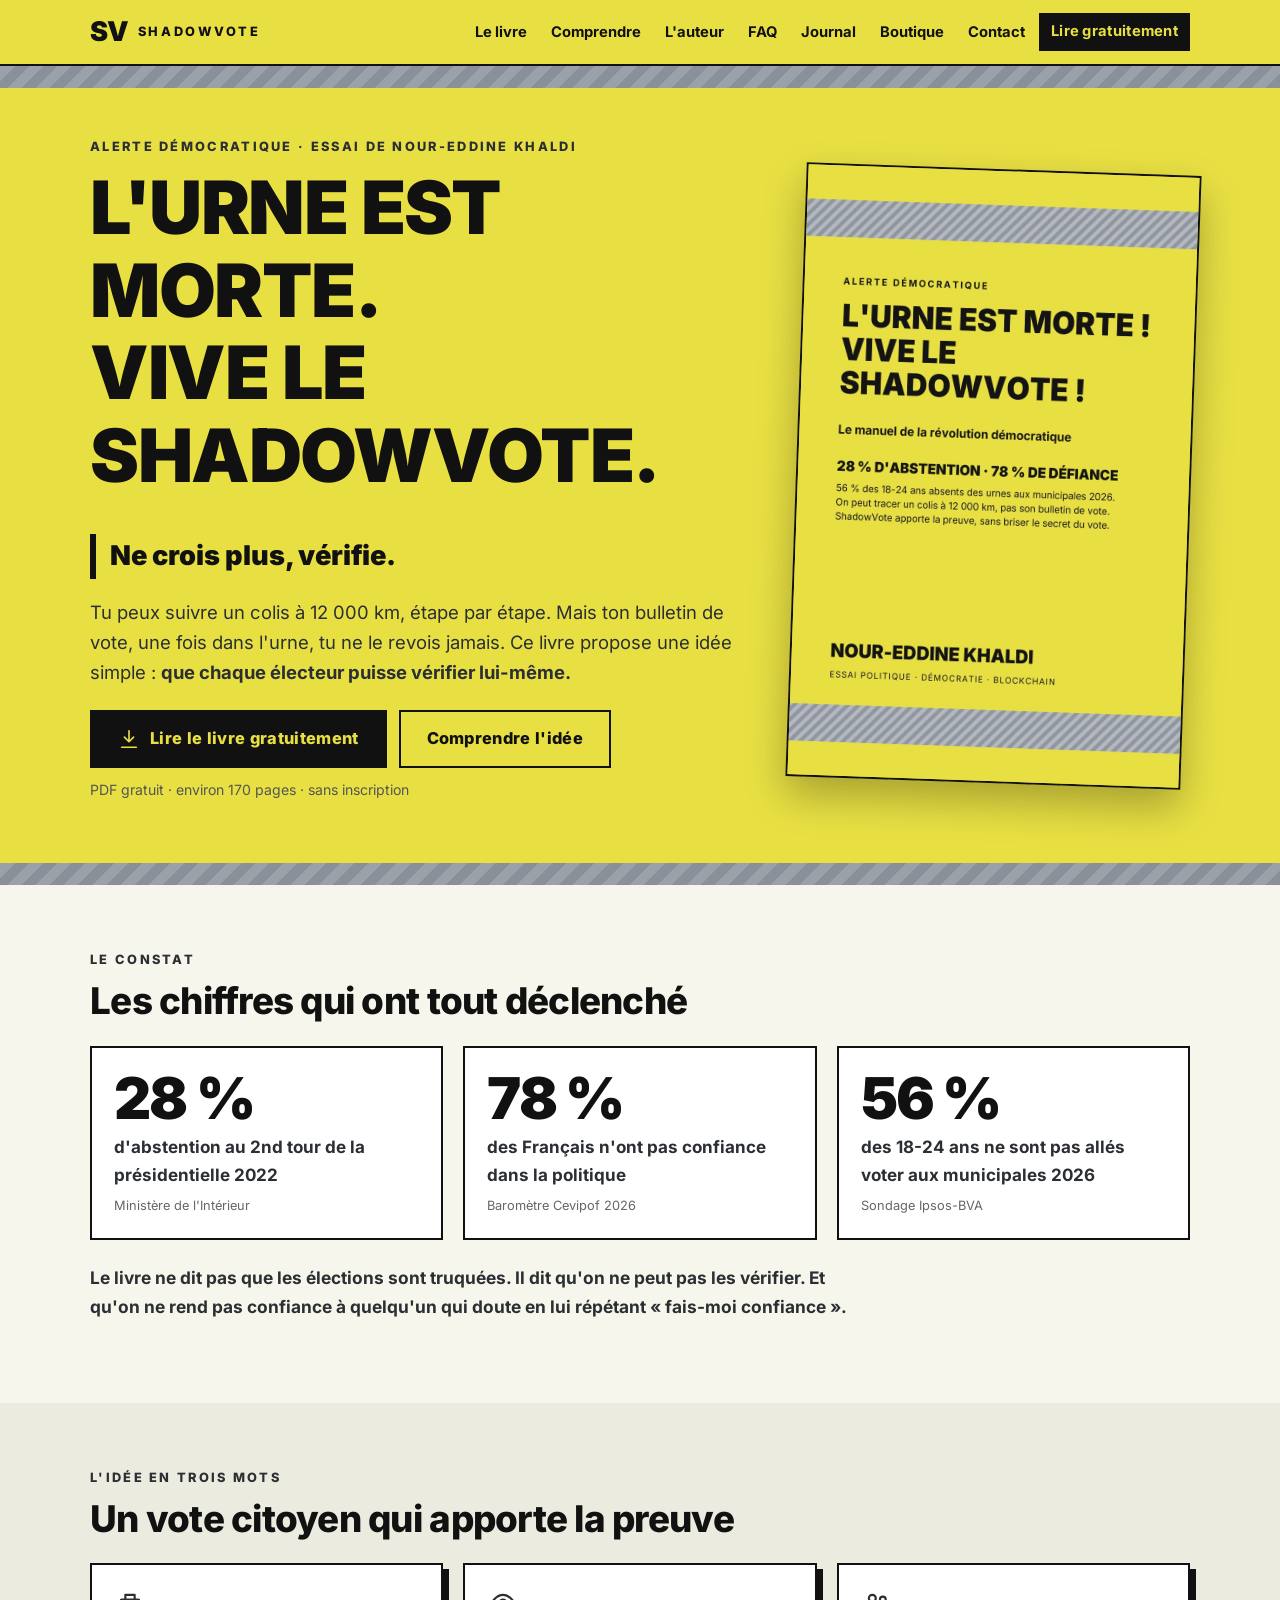
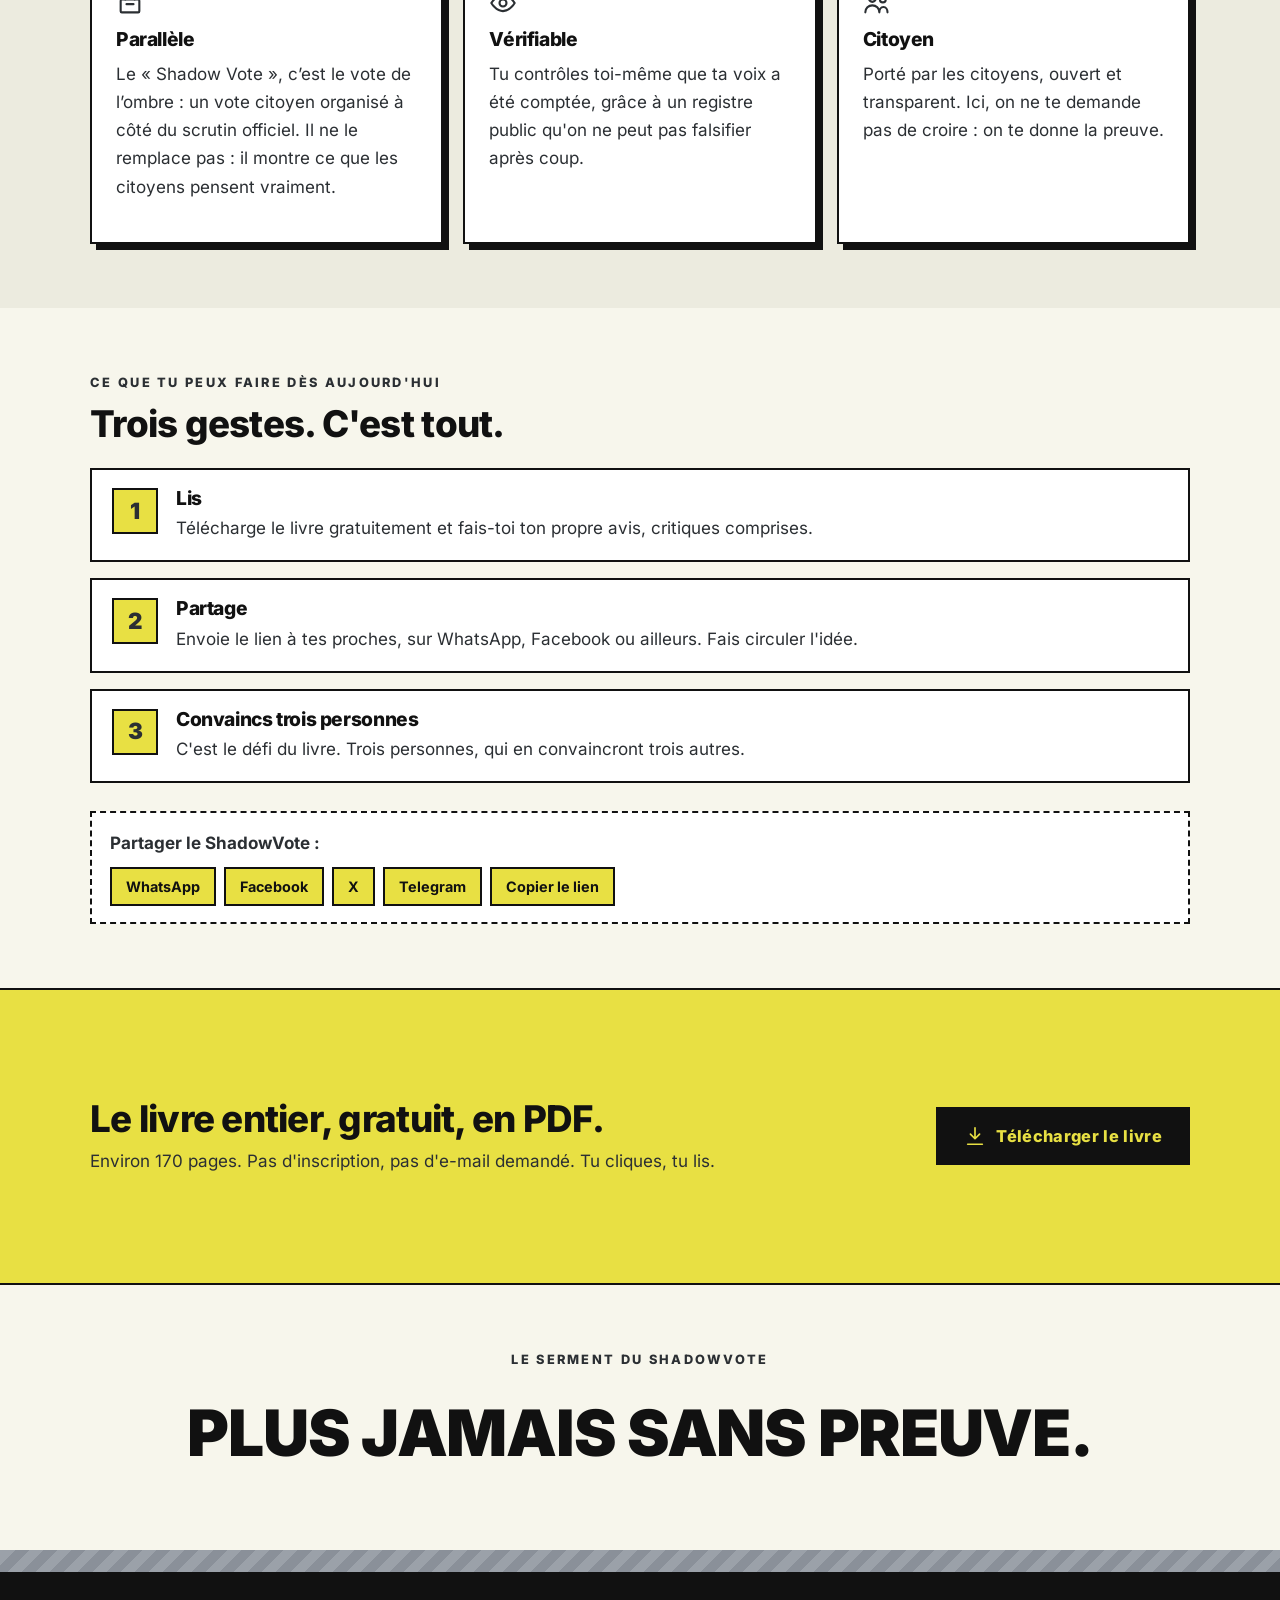
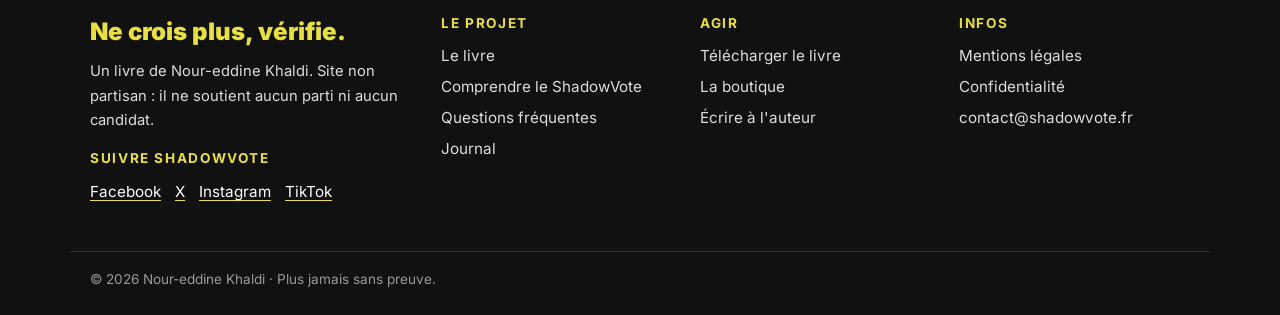
<file: index.html>
<!doctype html>
<html lang="fr">
<head><meta name="google-site-verification" content="Q9QRlzHfOyx9lFaROuGQgBjQpmWNwuAfc9IKGr8sAGU">
<meta charset="utf-8">
<meta name="viewport" content="width=device-width, initial-scale=1">
<meta name="color-scheme" content="only light">
<title>ShadowVote (Shadow Vote) · L&#x27;urne est morte ! Vive le ShadowVote !</title>
<meta name="description" content="Le livre gratuit de Nour-eddine Khaldi : un vote citoyen parallèle (« Shadow Vote »), vérifiable par chacun grâce à la blockchain. Ne crois plus, vérifie.">
<link rel="canonical" href="https://www.shadowvote.fr/">
<meta name="theme-color" content="#E8E043">
<meta property="og:type" content="website"><meta property="og:locale" content="fr_FR"><meta property="og:site_name" content="ShadowVote">
<meta property="og:title" content="ShadowVote · L&#x27;urne est morte ! Vive le ShadowVote !"><meta property="og:description" content="Le livre gratuit de Nour-eddine Khaldi : un vote citoyen parallèle (« Shadow Vote »), vérifiable par chacun grâce à la blockchain. Ne crois plus, vérifie.">
<meta property="og:url" content="https://www.shadowvote.fr/"><meta property="og:image" content="https://www.shadowvote.fr/og.png"><meta property="og:image:width" content="1200"><meta property="og:image:height" content="630">
<meta name="twitter:card" content="summary_large_image"><meta name="twitter:title" content="ShadowVote · L&#x27;urne est morte ! Vive le ShadowVote !"><meta name="twitter:description" content="Le livre gratuit de Nour-eddine Khaldi : un vote citoyen parallèle (« Shadow Vote »), vérifiable par chacun grâce à la blockchain. Ne crois plus, vérifie."><meta name="twitter:image" content="https://www.shadowvote.fr/og.png">
<link rel="icon" href="/favicon.svg" type="image/svg+xml"><link rel="apple-touch-icon" href="/apple-touch-icon.png">
<link rel="preload" href="/fonts/inter-latin-800-normal.woff2" as="font" type="font/woff2" crossorigin>
<link rel="preload" href="/fonts/inter-latin-400-normal.woff2" as="font" type="font/woff2" crossorigin>
<link rel="stylesheet" href="/style.css">
<script type="application/ld+json">{"@context": "https://schema.org", "@type": "Book", "alternateName": ["Shadow Vote", "ShadowVote"], "name": "L'urne est morte ! Vive le ShadowVote !", "author": {"@type": "Person", "name": "Nour-eddine Khaldi"}, "inLanguage": "fr", "numberOfPages": 169, "isAccessibleForFree": true, "image": "https://www.shadowvote.fr/img/couverture.jpg", "url": "https://www.shadowvote.fr", "bookFormat": "https://schema.org/EBook"}</script>
</head>
<body>
<a class="sauter" href="#contenu">Aller au contenu</a>
<header class="entete"><div class="wrap entete-in"><a class="logo" href="/" aria-label="ShadowVote, accueil"><span class="logo-sv">SV</span><span class="logo-txt">SHADOWVOTE</span></a>
<button class="burger" aria-label="Ouvrir le menu" aria-expanded="false" aria-controls="menu"><span></span><span></span><span></span></button>
<nav id="menu" class="menu" aria-label="Menu principal"><a href="/le-livre">Le livre</a><a href="/comprendre">Comprendre</a><a href="/auteur">L'auteur</a><a href="/faq">FAQ</a><a href="/journal">Journal</a><a href="/boutique">Boutique</a><a href="/contact">Contact</a><a class="btn btn-noir btn-sm" href="/telecharger/ShadowVote-Nour-eddine-Khaldi.pdf" download>Lire gratuitement</a></nav></div></header>
<main id="contenu">

<section class="heros"><div class="bande" aria-hidden="true"></div><div class="wrap heros-in">
<div class="heros-txt">
<p class="surtitre">Alerte démocratique · Essai de Nour-eddine Khaldi</p>
<h1>L'urne est morte.<br>Vive le ShadowVote.</h1>
<p class="slogan">Ne crois plus, vérifie.</p>
<p class="chapo">Tu peux suivre un colis à 12 000 km, étape par étape. Mais ton bulletin de vote, une fois dans l'urne, tu ne le revois jamais. Ce livre propose une idée simple : <b>que chaque électeur puisse vérifier lui-même.</b></p>
<div class="actions"><a class="btn btn-noir btn-lg" href="/telecharger/ShadowVote-Nour-eddine-Khaldi.pdf" download><svg class="ico" width="22" height="22" viewBox="0 0 24 24" fill="none" stroke="currentColor" stroke-width="1.8" stroke-linecap="round" stroke-linejoin="round" aria-hidden="true"><path d="M12 3v12M7 10l5 5 5-5M4 21h16"/></svg> Lire le livre gratuitement</a><a class="btn btn-ligne btn-lg" href="/comprendre">Comprendre l'idée</a></div>
<p class="petit">PDF gratuit · environ 170 pages · sans inscription</p>
</div>
<div class="heros-couv"><img src="/img/couverture.jpg" width="900" height="1406" alt="Couverture du livre L'urne est morte ! Vive le ShadowVote ! de Nour-eddine Khaldi" fetchpriority="high"></div>
</div><div class="bande" aria-hidden="true"></div></section>

<section class="bloc"><div class="wrap">
<p class="surtitre">Le constat</p>
<h2>Les chiffres qui ont tout déclenché</h2>
<div class="chiffres">
<div class="chiffre"><b>28 %</b><span>d'abstention au 2nd tour de la présidentielle 2022</span><small>Ministère de l'Intérieur</small></div>
<div class="chiffre"><b>78 %</b><span>des Français n'ont pas confiance dans la politique</span><small>Baromètre Cevipof 2026</small></div>
<div class="chiffre"><b>56 %</b><span>des 18-24 ans ne sont pas allés voter aux municipales 2026</span><small>Sondage Ipsos-BVA</small></div>
</div>
<p class="note">Le livre ne dit pas que les élections sont truquées. Il dit qu'on ne peut pas les vérifier. Et qu'on ne rend pas confiance à quelqu'un qui doute en lui répétant « fais-moi confiance ».</p>
</div></section>

<section class="bloc bloc-gris"><div class="wrap">
<p class="surtitre">L'idée en trois mots</p>
<h2>Un vote citoyen qui apporte la preuve</h2>
<div class="trois">
<div class="carte"><svg class="ico" width="28" height="28" viewBox="0 0 24 24" fill="none" stroke="currentColor" stroke-width="1.8" stroke-linecap="round" stroke-linejoin="round" aria-hidden="true"><rect x="4" y="9" width="16" height="11" rx="1"/><path d="M8 9V5h8v4M9 13h6"/></svg><h3>Parallèle</h3><p>Le « Shadow Vote », c’est le vote de l’ombre : un vote citoyen organisé à côté du scrutin officiel. Il ne le remplace pas : il montre ce que les citoyens pensent vraiment.</p></div>
<div class="carte"><svg class="ico" width="28" height="28" viewBox="0 0 24 24" fill="none" stroke="currentColor" stroke-width="1.8" stroke-linecap="round" stroke-linejoin="round" aria-hidden="true"><path d="M2 12s4-7 10-7 10 7 10 7-4 7-10 7S2 12 2 12z"/><circle cx="12" cy="12" r="3"/></svg><h3>Vérifiable</h3><p>Tu contrôles toi-même que ta voix a été comptée, grâce à un registre public qu'on ne peut pas falsifier après coup.</p></div>
<div class="carte"><svg class="ico" width="28" height="28" viewBox="0 0 24 24" fill="none" stroke="currentColor" stroke-width="1.8" stroke-linecap="round" stroke-linejoin="round" aria-hidden="true"><circle cx="8" cy="8" r="3"/><circle cx="17" cy="9" r="2.5"/><path d="M2 20c0-3.5 2.7-6 6-6s6 2.5 6 6M14 20c0-2.6 1.4-4.6 3.5-4.6S21 17.4 21 20"/></svg><h3>Citoyen</h3><p>Porté par les citoyens, ouvert et transparent. Ici, on ne te demande pas de croire : on te donne la preuve.</p></div>
</div></div></section>

<section class="bloc"><div class="wrap">
<p class="surtitre">Ce que tu peux faire dès aujourd'hui</p>
<h2>Trois gestes. C'est tout.</h2>
<ol class="etapes">
<li><span>1</span><div><h3>Lis</h3><p>Télécharge le livre gratuitement et fais-toi ton propre avis, critiques comprises.</p></div></li>
<li><span>2</span><div><h3>Partage</h3><p>Envoie le lien à tes proches, sur WhatsApp, Facebook ou ailleurs. Fais circuler l'idée.</p></div></li>
<li><span>3</span><div><h3>Convaincs trois personnes</h3><p>C'est le défi du livre. Trois personnes, qui en convaincront trois autres.</p></div></li>
</ol>
<div class="partage" data-partage><p><b>Partager le ShadowVote :</b></p><div class="partage-btns">
<a class="pbtn" data-reseau="whatsapp" href="#">WhatsApp</a><a class="pbtn" data-reseau="facebook" href="#">Facebook</a><a class="pbtn" data-reseau="x" href="#">X</a><a class="pbtn" data-reseau="telegram" href="#">Telegram</a><button class="pbtn" data-reseau="copier" type="button">Copier le lien</button></div></div>
</div></section>
<section class="bloc bloc-jaune"><div class="wrap cta">
<div><h2>Le livre entier, gratuit, en PDF.</h2><p>Environ 170 pages. Pas d'inscription, pas d'e-mail demandé. Tu cliques, tu lis.</p></div>
<a class="btn btn-noir btn-lg" href="/telecharger/ShadowVote-Nour-eddine-Khaldi.pdf" download><svg class="ico" width="22" height="22" viewBox="0 0 24 24" fill="none" stroke="currentColor" stroke-width="1.8" stroke-linecap="round" stroke-linejoin="round" aria-hidden="true"><path d="M12 3v12M7 10l5 5 5-5M4 21h16"/></svg> Télécharger le livre</a></div></section>
<section class="bloc"><div class="wrap serment"><p class="surtitre">Le serment du ShadowVote</p><p class="serment-txt">Plus jamais sans preuve.</p></div></section>

</main>
<footer class="pied"><div class="bande" aria-hidden="true"></div><div class="wrap pied-in">
<div><div class="pied-slogan">Ne crois plus, vérifie.</div><p>Un livre de Nour-eddine Khaldi. Site non partisan : il ne soutient aucun parti ni aucun candidat.</p><p class="reseaux"><b>Suivre ShadowVote</b><a href="https://www.facebook.com/profile.php?id=61595764570837" rel="me noopener" target="_blank">Facebook</a><a href="https://x.com/ShadowVoteFR" rel="me noopener" target="_blank">X</a><a href="https://www.instagram.com/shadowvote.fr/" rel="me noopener" target="_blank">Instagram</a><a href="https://www.tiktok.com/@shadowvote.fr" rel="me noopener" target="_blank">TikTok</a></p></div>
<div><b>Le projet</b><a href="/le-livre">Le livre</a><a href="/comprendre">Comprendre le ShadowVote</a><a href="/faq">Questions fréquentes</a><a href="/journal">Journal</a></div>
<div><b>Agir</b><a href="/telecharger/ShadowVote-Nour-eddine-Khaldi.pdf" download>Télécharger le livre</a><a href="/boutique">La boutique</a><a href="/contact">Écrire à l'auteur</a></div>
<div><b>Infos</b><a href="/mentions-legales">Mentions légales</a><a href="/confidentialite">Confidentialité</a><a href="mailto:contact@shadowvote.fr">contact@shadowvote.fr</a></div>
</div><div class="wrap pied-bas">© 2026 Nour-eddine Khaldi · Plus jamais sans preuve.</div></footer>
<script src="/app.js" defer></script>
</body>
</html>
</file>
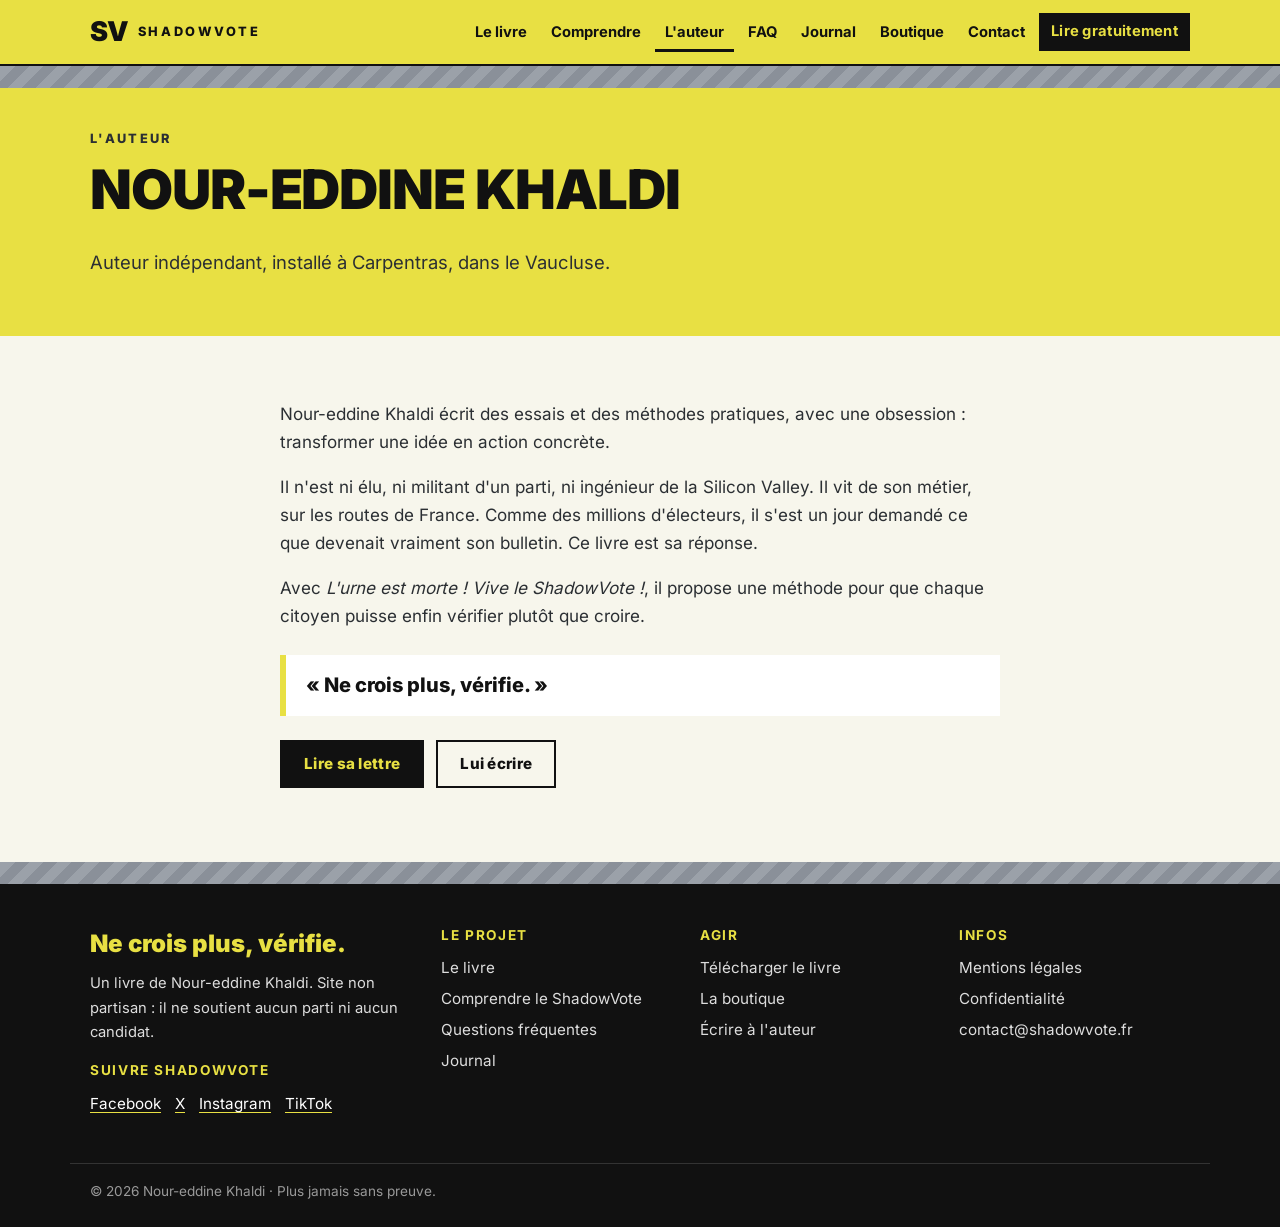
<file: auteur.html>
<!doctype html>
<html lang="fr">
<head>
<meta charset="utf-8">
<meta name="viewport" content="width=device-width, initial-scale=1">
<meta name="color-scheme" content="only light">
<title>L&#x27;auteur, Nour-eddine Khaldi · ShadowVote</title>
<meta name="description" content="Nour-eddine Khaldi, auteur indépendant à Carpentras, ni élu ni militant : pourquoi il a écrit le ShadowVote.">
<link rel="canonical" href="https://www.shadowvote.fr/auteur">
<meta name="theme-color" content="#E8E043">
<meta property="og:type" content="website"><meta property="og:locale" content="fr_FR"><meta property="og:site_name" content="ShadowVote">
<meta property="og:title" content="L&#x27;auteur, Nour-eddine Khaldi · ShadowVote"><meta property="og:description" content="Nour-eddine Khaldi, auteur indépendant à Carpentras, ni élu ni militant : pourquoi il a écrit le ShadowVote.">
<meta property="og:url" content="https://www.shadowvote.fr/auteur"><meta property="og:image" content="https://www.shadowvote.fr/og.png"><meta property="og:image:width" content="1200"><meta property="og:image:height" content="630">
<meta name="twitter:card" content="summary_large_image"><meta name="twitter:title" content="L&#x27;auteur, Nour-eddine Khaldi · ShadowVote"><meta name="twitter:description" content="Nour-eddine Khaldi, auteur indépendant à Carpentras, ni élu ni militant : pourquoi il a écrit le ShadowVote."><meta name="twitter:image" content="https://www.shadowvote.fr/og.png">
<link rel="icon" href="/favicon.svg" type="image/svg+xml"><link rel="apple-touch-icon" href="/apple-touch-icon.png">
<link rel="preload" href="/fonts/inter-latin-800-normal.woff2" as="font" type="font/woff2" crossorigin>
<link rel="preload" href="/fonts/inter-latin-400-normal.woff2" as="font" type="font/woff2" crossorigin>
<link rel="stylesheet" href="/style.css">
<script type="application/ld+json">{"@context": "https://schema.org", "@type": "Person", "name": "Nour-eddine Khaldi", "jobTitle": "Auteur", "address": {"@type": "PostalAddress", "addressLocality": "Carpentras", "addressCountry": "FR"}}</script>
</head>
<body>
<a class="sauter" href="#contenu">Aller au contenu</a>
<header class="entete"><div class="wrap entete-in"><a class="logo" href="/" aria-label="ShadowVote, accueil"><span class="logo-sv">SV</span><span class="logo-txt">SHADOWVOTE</span></a>
<button class="burger" aria-label="Ouvrir le menu" aria-expanded="false" aria-controls="menu"><span></span><span></span><span></span></button>
<nav id="menu" class="menu" aria-label="Menu principal"><a href="/le-livre">Le livre</a><a href="/comprendre">Comprendre</a><a href="/auteur" aria-current="page">L'auteur</a><a href="/faq">FAQ</a><a href="/journal">Journal</a><a href="/boutique">Boutique</a><a href="/contact">Contact</a><a class="btn btn-noir btn-sm" href="/telecharger/ShadowVote-Nour-eddine-Khaldi.pdf" download>Lire gratuitement</a></nav></div></header>
<main id="contenu">

<section class="titre-page"><div class="bande" aria-hidden="true"></div><div class="wrap"><p class="surtitre">L'auteur</p><h1>Nour-eddine Khaldi</h1><p class="chapo">Auteur indépendant, installé à Carpentras, dans le Vaucluse.</p></div></section>
<section class="bloc"><div class="wrap etroit texte">
<p>Nour-eddine Khaldi écrit des essais et des méthodes pratiques, avec une obsession : transformer une idée en action concrète.</p>
<p>Il n'est ni élu, ni militant d'un parti, ni ingénieur de la Silicon Valley. Il vit de son métier, sur les routes de France. Comme des millions d'électeurs, il s'est un jour demandé ce que devenait vraiment son bulletin. Ce livre est sa réponse.</p>
<p>Avec <i>L'urne est morte ! Vive le ShadowVote !</i>, il propose une méthode pour que chaque citoyen puisse enfin vérifier plutôt que croire.</p>
<blockquote>« Ne crois plus, vérifie. »</blockquote>
<div class="actions"><a class="btn btn-noir" href="/journal/pourquoi-ce-livre">Lire sa lettre</a><a class="btn btn-ligne" href="/contact">Lui écrire</a></div>
</div></section>

</main>
<footer class="pied"><div class="bande" aria-hidden="true"></div><div class="wrap pied-in">
<div><div class="pied-slogan">Ne crois plus, vérifie.</div><p>Un livre de Nour-eddine Khaldi. Site non partisan : il ne soutient aucun parti ni aucun candidat.</p><p class="reseaux"><b>Suivre ShadowVote</b><a href="https://www.facebook.com/profile.php?id=61595764570837" rel="me noopener" target="_blank">Facebook</a><a href="https://x.com/ShadowVoteFR" rel="me noopener" target="_blank">X</a><a href="https://www.instagram.com/shadowvote.fr/" rel="me noopener" target="_blank">Instagram</a><a href="https://www.tiktok.com/@shadowvote.fr" rel="me noopener" target="_blank">TikTok</a></p></div>
<div><b>Le projet</b><a href="/le-livre">Le livre</a><a href="/comprendre">Comprendre le ShadowVote</a><a href="/faq">Questions fréquentes</a><a href="/journal">Journal</a></div>
<div><b>Agir</b><a href="/telecharger/ShadowVote-Nour-eddine-Khaldi.pdf" download>Télécharger le livre</a><a href="/boutique">La boutique</a><a href="/contact">Écrire à l'auteur</a></div>
<div><b>Infos</b><a href="/mentions-legales">Mentions légales</a><a href="/confidentialite">Confidentialité</a><a href="mailto:contact@shadowvote.fr">contact@shadowvote.fr</a></div>
</div><div class="wrap pied-bas">© 2026 Nour-eddine Khaldi · Plus jamais sans preuve.</div></footer>
<script src="/app.js" defer></script>
</body>
</html>
</file>
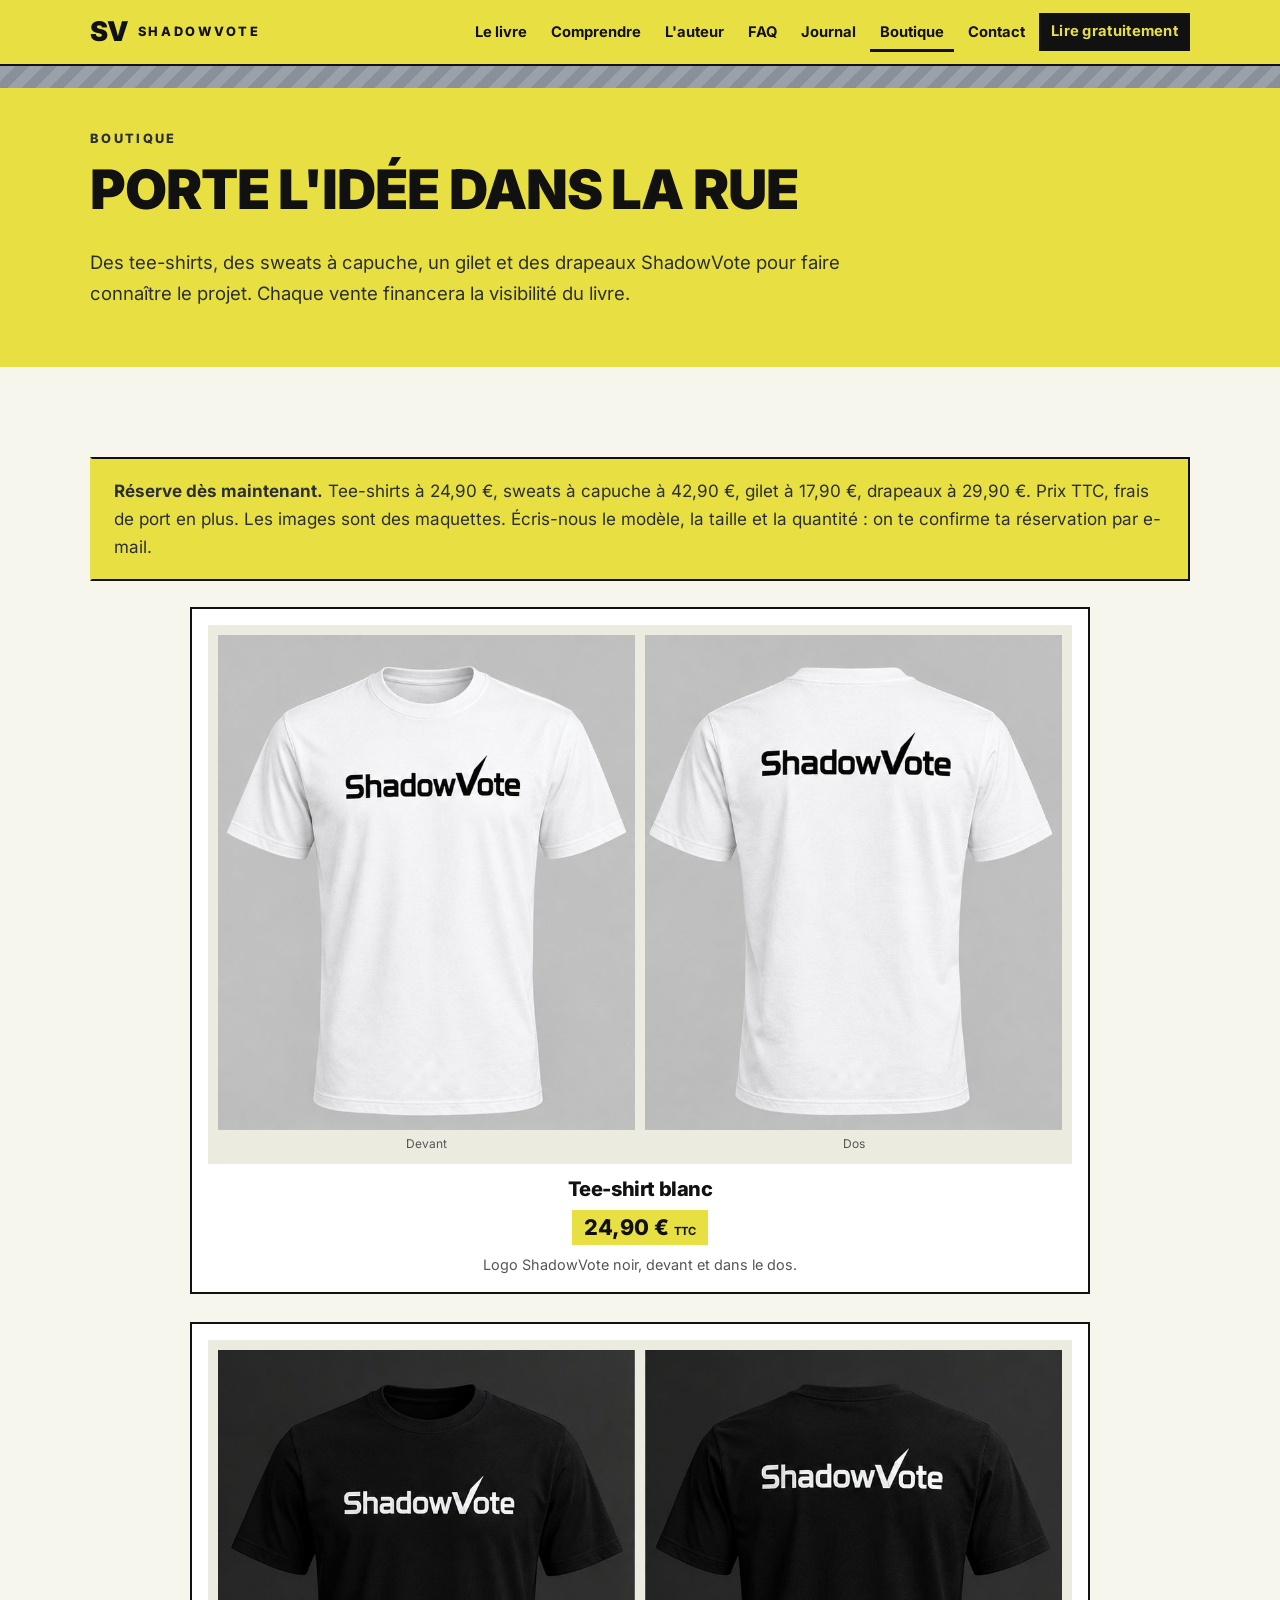
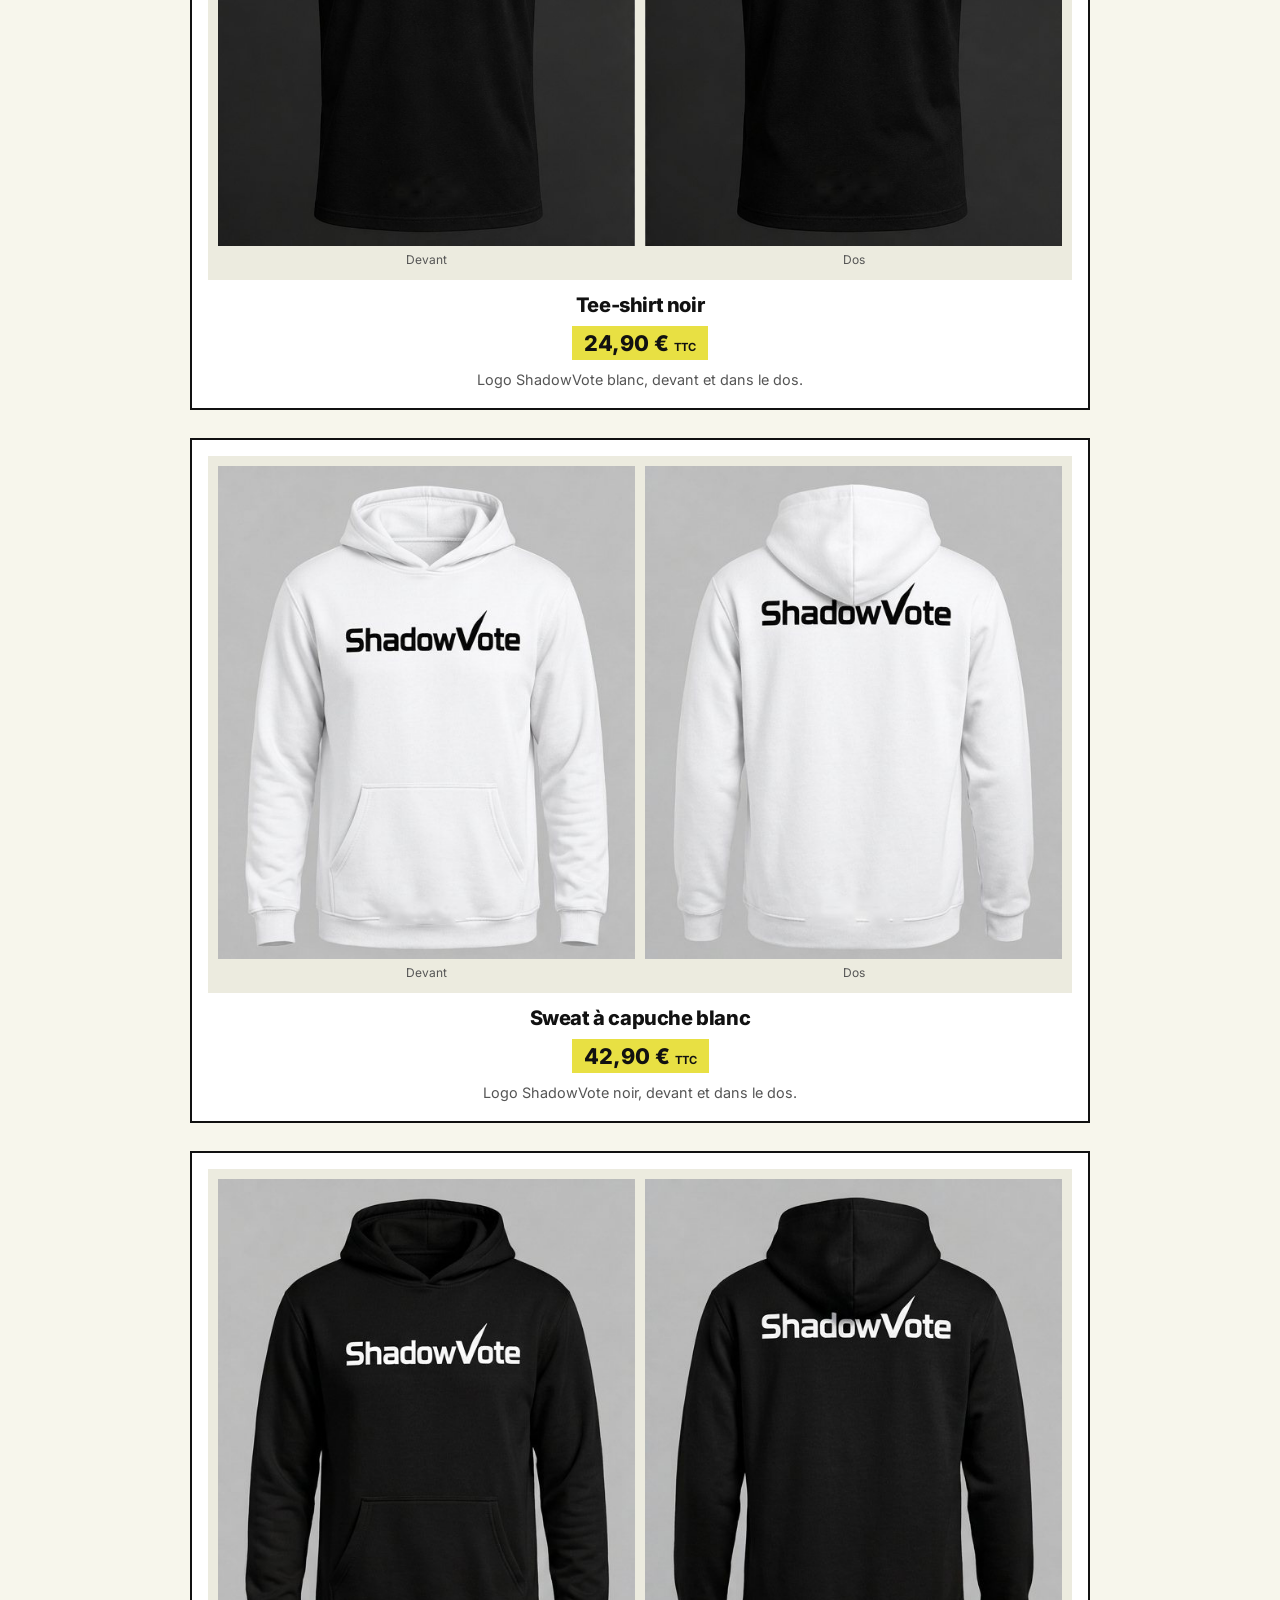
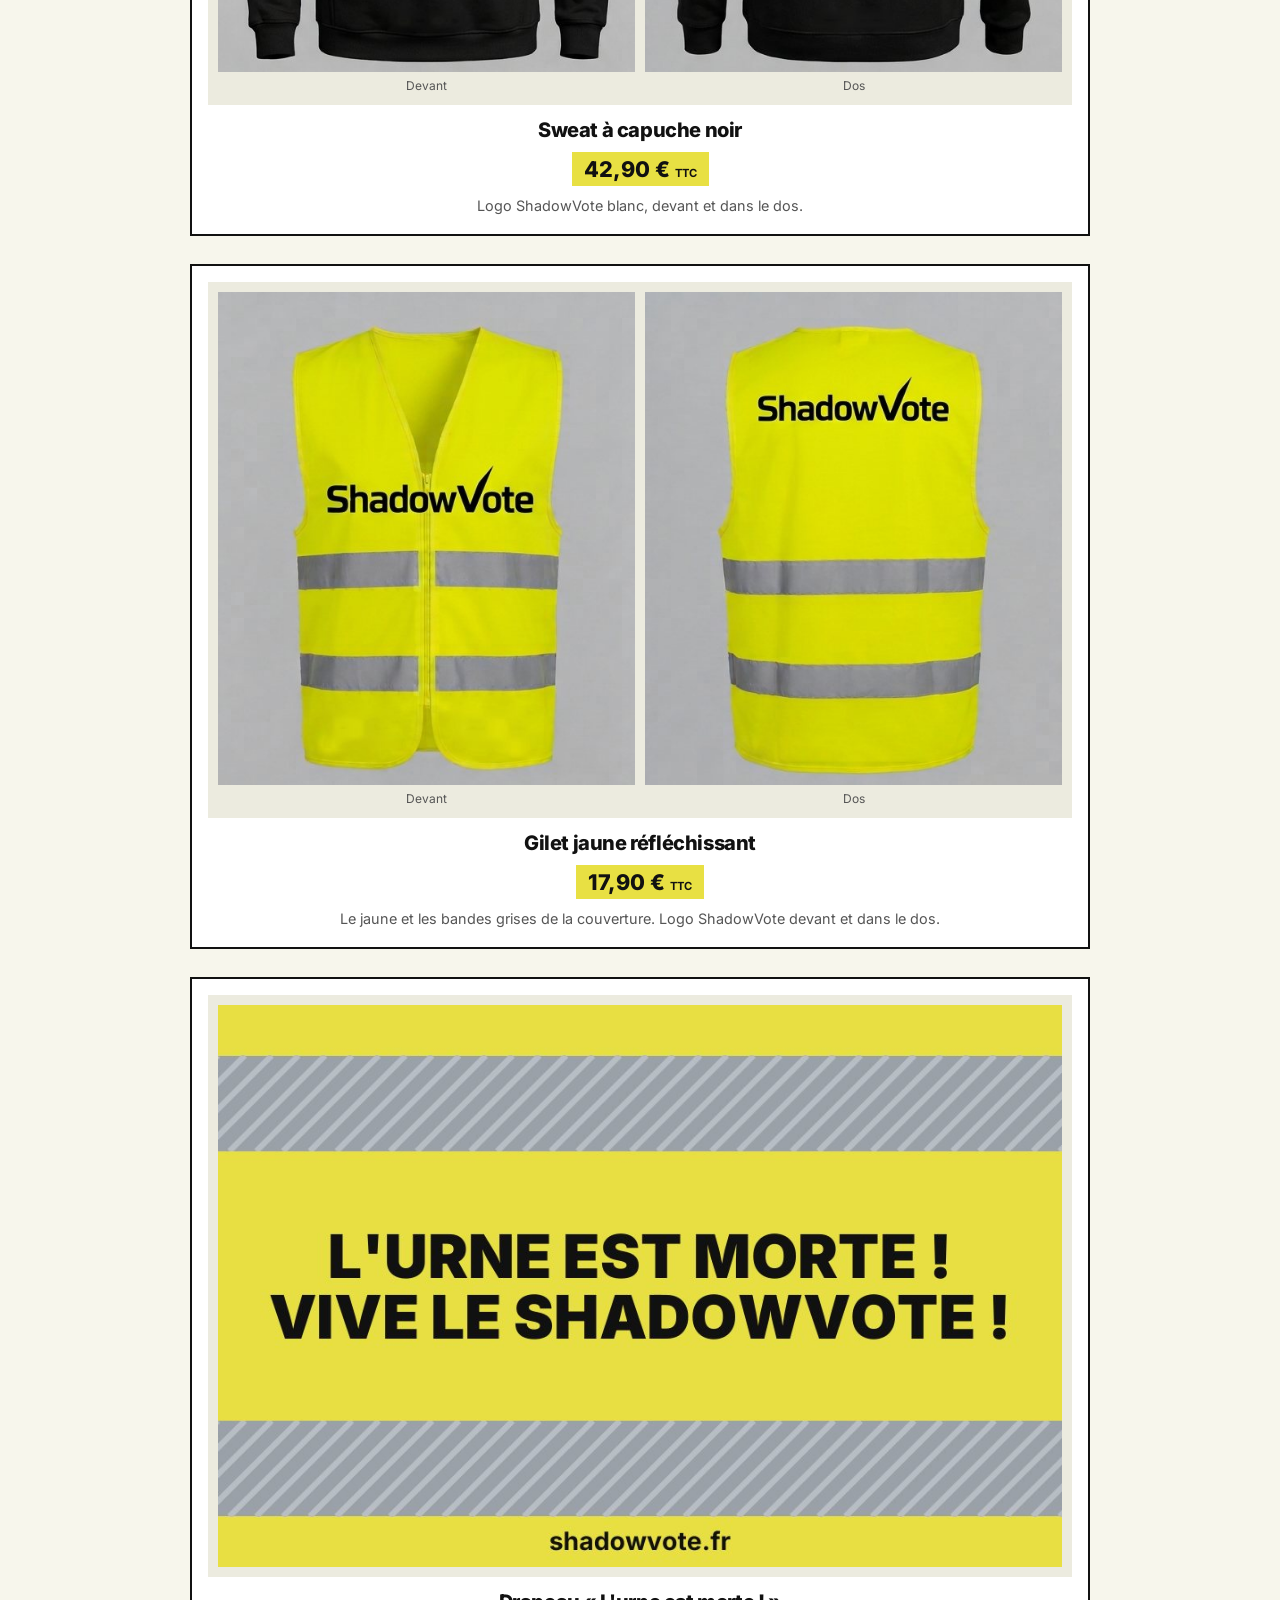
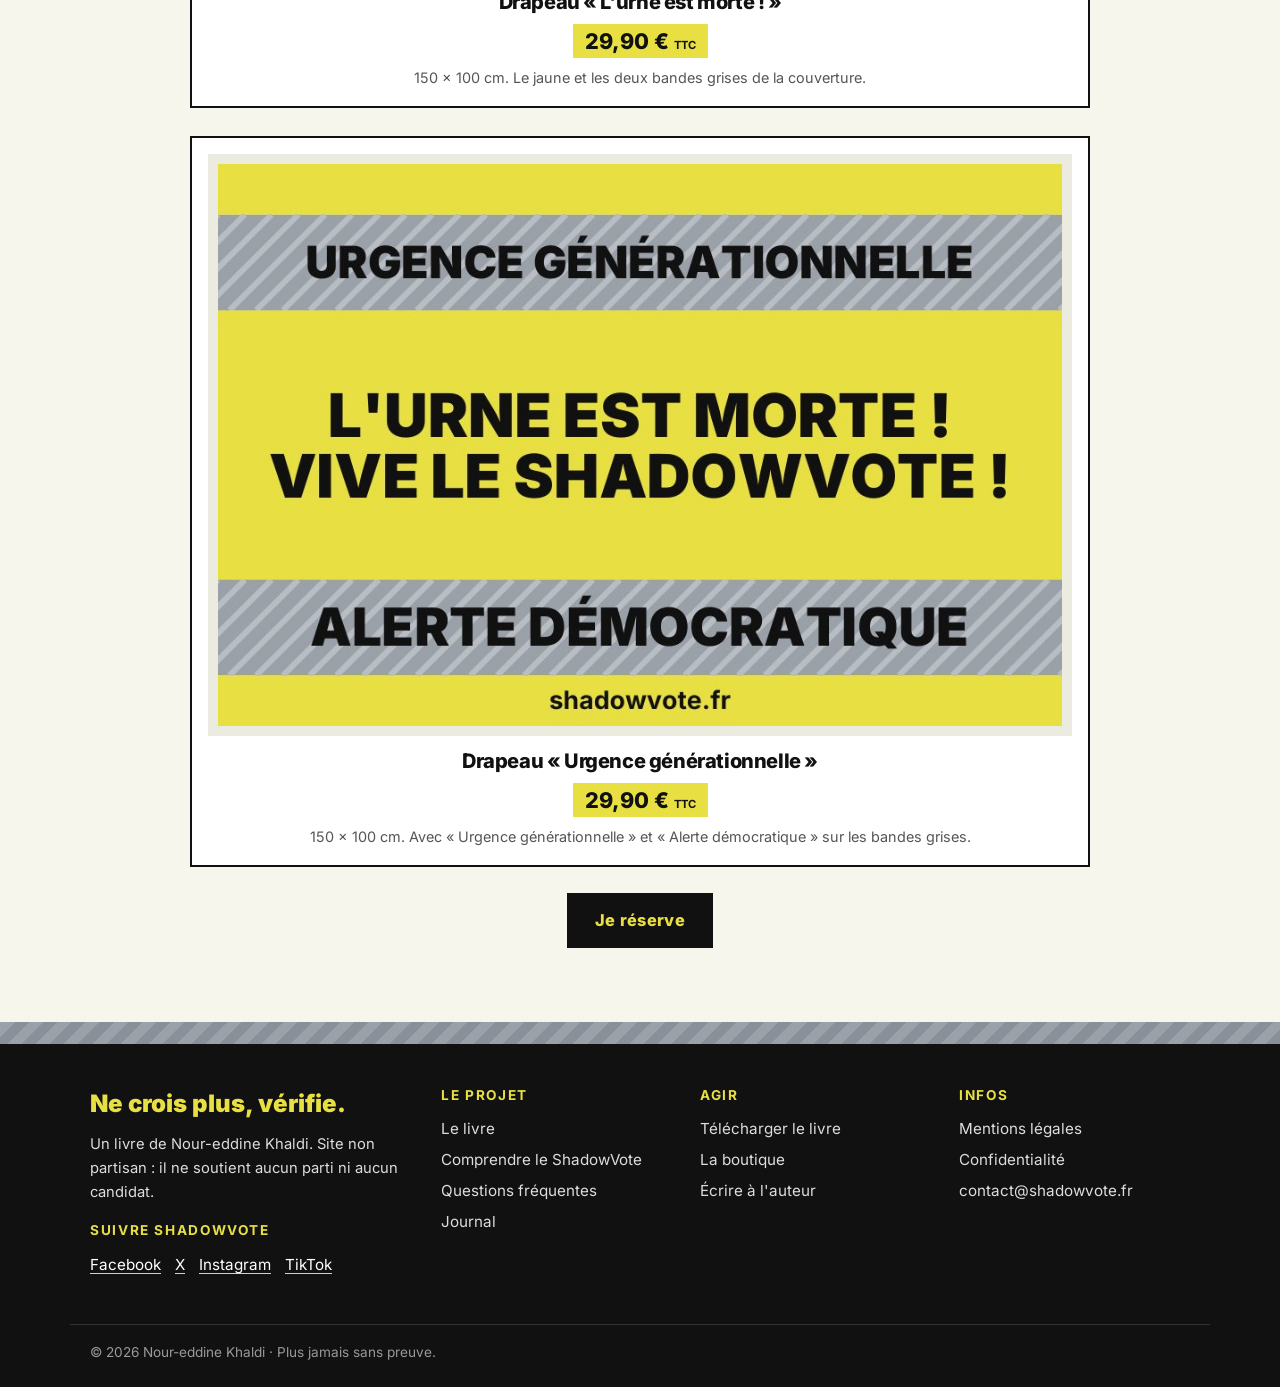
<file: boutique.html>
<!doctype html>
<html lang="fr">
<head>
<meta charset="utf-8">
<meta name="viewport" content="width=device-width, initial-scale=1">
<meta name="color-scheme" content="only light">
<title>Boutique : tee-shirts, sweats, gilet et drapeaux ShadowVote · ShadowVote</title>
<meta name="description" content="Les tee-shirts et sweats à capuche ShadowVote blanc et noir, le gilet jaune réfléchissant et les drapeaux. Dès 17,90 €, réservation ouverte.">
<link rel="canonical" href="https://www.shadowvote.fr/boutique">
<meta name="theme-color" content="#E8E043">
<meta property="og:type" content="website"><meta property="og:locale" content="fr_FR"><meta property="og:site_name" content="ShadowVote">
<meta property="og:title" content="Boutique : tee-shirts, sweats, gilet et drapeaux ShadowVote · ShadowVote"><meta property="og:description" content="Les tee-shirts et sweats à capuche ShadowVote blanc et noir, le gilet jaune réfléchissant et les drapeaux. Dès 17,90 €, réservation ouverte.">
<meta property="og:url" content="https://www.shadowvote.fr/boutique"><meta property="og:image" content="https://www.shadowvote.fr/og.png"><meta property="og:image:width" content="1200"><meta property="og:image:height" content="630">
<meta name="twitter:card" content="summary_large_image"><meta name="twitter:title" content="Boutique : tee-shirts, sweats, gilet et drapeaux ShadowVote · ShadowVote"><meta name="twitter:description" content="Les tee-shirts et sweats à capuche ShadowVote blanc et noir, le gilet jaune réfléchissant et les drapeaux. Dès 17,90 €, réservation ouverte."><meta name="twitter:image" content="https://www.shadowvote.fr/og.png">
<link rel="icon" href="/favicon.svg" type="image/svg+xml"><link rel="apple-touch-icon" href="/apple-touch-icon.png">
<link rel="preload" href="/fonts/inter-latin-800-normal.woff2" as="font" type="font/woff2" crossorigin>
<link rel="preload" href="/fonts/inter-latin-400-normal.woff2" as="font" type="font/woff2" crossorigin>
<link rel="stylesheet" href="/style.css">

</head>
<body>
<a class="sauter" href="#contenu">Aller au contenu</a>
<header class="entete"><div class="wrap entete-in"><a class="logo" href="/" aria-label="ShadowVote, accueil"><span class="logo-sv">SV</span><span class="logo-txt">SHADOWVOTE</span></a>
<button class="burger" aria-label="Ouvrir le menu" aria-expanded="false" aria-controls="menu"><span></span><span></span><span></span></button>
<nav id="menu" class="menu" aria-label="Menu principal"><a href="/le-livre">Le livre</a><a href="/comprendre">Comprendre</a><a href="/auteur">L'auteur</a><a href="/faq">FAQ</a><a href="/journal">Journal</a><a href="/boutique" aria-current="page">Boutique</a><a href="/contact">Contact</a><a class="btn btn-noir btn-sm" href="/telecharger/ShadowVote-Nour-eddine-Khaldi.pdf" download>Lire gratuitement</a></nav></div></header>
<main id="contenu">

<section class="titre-page"><div class="bande" aria-hidden="true"></div><div class="wrap"><p class="surtitre">Boutique</p><h1>Porte l'idée dans la rue</h1><p class="chapo">Des tee-shirts, des sweats à capuche, un gilet et des drapeaux ShadowVote pour faire connaître le projet. Chaque vente financera la visibilité du livre.</p></div></section>
<section class="bloc"><div class="wrap">
<div class="encadre encadre-jaune"><b>Réserve dès maintenant.</b> Tee-shirts à 24,90 €, sweats à capuche à 42,90 €, gilet à 17,90 €, drapeaux à 29,90 €. Prix TTC, frais de port en plus. Les images sont des maquettes. Écris-nous le modèle, la taille et la quantité : on te confirme ta réservation par e-mail.</div>
<div class="tees"><div class="tee"><div class="tee-photos"><figure><img src="/img/boutique/tee-blanc-avant.jpg" alt="Tee-shirt blanc ShadowVote, vu de face" width="757" height="900" loading="lazy"><figcaption>Devant</figcaption></figure><figure><img src="/img/boutique/tee-blanc-dos.jpg" alt="Tee-shirt blanc ShadowVote, vu de dos" width="757" height="900" loading="lazy"><figcaption>Dos</figcaption></figure></div><h3>Tee-shirt blanc</h3><p class="prix">24,90 € <small>TTC</small></p><p>Logo ShadowVote noir, devant et dans le dos.</p></div><div class="tee"><div class="tee-photos"><figure><img src="/img/boutique/tee-noir-avant.jpg" alt="Tee-shirt noir ShadowVote, vu de face" width="757" height="900" loading="lazy"><figcaption>Devant</figcaption></figure><figure><img src="/img/boutique/tee-noir-dos.jpg" alt="Tee-shirt noir ShadowVote, vu de dos" width="757" height="900" loading="lazy"><figcaption>Dos</figcaption></figure></div><h3>Tee-shirt noir</h3><p class="prix">24,90 € <small>TTC</small></p><p>Logo ShadowVote blanc, devant et dans le dos.</p></div><div class="tee"><div class="tee-photos"><figure><img src="/img/boutique/sweat-blanc-avant.jpg" alt="Sweat à capuche blanc ShadowVote, vu de face" width="757" height="900" loading="lazy"><figcaption>Devant</figcaption></figure><figure><img src="/img/boutique/sweat-blanc-dos.jpg" alt="Sweat à capuche blanc ShadowVote, vu de dos" width="757" height="900" loading="lazy"><figcaption>Dos</figcaption></figure></div><h3>Sweat à capuche blanc</h3><p class="prix">42,90 € <small>TTC</small></p><p>Logo ShadowVote noir, devant et dans le dos.</p></div><div class="tee"><div class="tee-photos"><figure><img src="/img/boutique/sweat-noir-avant.jpg" alt="Sweat à capuche noir ShadowVote, vu de face" width="757" height="900" loading="lazy"><figcaption>Devant</figcaption></figure><figure><img src="/img/boutique/sweat-noir-dos.jpg" alt="Sweat à capuche noir ShadowVote, vu de dos" width="757" height="900" loading="lazy"><figcaption>Dos</figcaption></figure></div><h3>Sweat à capuche noir</h3><p class="prix">42,90 € <small>TTC</small></p><p>Logo ShadowVote blanc, devant et dans le dos.</p></div><div class="tee"><div class="tee-photos"><figure><img src="/img/boutique/gilet-jaune-avant.jpg" alt="Gilet jaune réfléchissant ShadowVote, vu de face" width="757" height="900" loading="lazy"><figcaption>Devant</figcaption></figure><figure><img src="/img/boutique/gilet-jaune-dos.jpg" alt="Gilet jaune réfléchissant ShadowVote, vu de dos" width="757" height="900" loading="lazy"><figcaption>Dos</figcaption></figure></div><h3>Gilet jaune réfléchissant</h3><p class="prix">17,90 € <small>TTC</small></p><p>Le jaune et les bandes grises de la couverture. Logo ShadowVote devant et dans le dos.</p></div><div class="tee"><div class="tee-photos tee-photos-1"><figure><img src="/img/boutique/drapeau-urne.jpg" alt="Drapeau « L'urne est morte ! » ShadowVote" width="945" height="630" loading="lazy"></figure></div><h3>Drapeau « L'urne est morte ! »</h3><p class="prix">29,90 € <small>TTC</small></p><p>150 × 100 cm. Le jaune et les deux bandes grises de la couverture.</p></div><div class="tee"><div class="tee-photos tee-photos-1"><figure><img src="/img/boutique/drapeau-urgence.jpg" alt="Drapeau « Urgence générationnelle » ShadowVote" width="945" height="630" loading="lazy"></figure></div><h3>Drapeau « Urgence générationnelle »</h3><p class="prix">29,90 € <small>TTC</small></p><p>150 × 100 cm. Avec « Urgence générationnelle » et « Alerte démocratique » sur les bandes grises.</p></div></div>
<div class="actions centre"><a class="btn btn-noir btn-lg" href="/contact?sujet=tee-shirt">Je réserve</a></div>
</div></section>

</main>
<footer class="pied"><div class="bande" aria-hidden="true"></div><div class="wrap pied-in">
<div><div class="pied-slogan">Ne crois plus, vérifie.</div><p>Un livre de Nour-eddine Khaldi. Site non partisan : il ne soutient aucun parti ni aucun candidat.</p><p class="reseaux"><b>Suivre ShadowVote</b><a href="https://www.facebook.com/profile.php?id=61595764570837" rel="me noopener" target="_blank">Facebook</a><a href="https://x.com/ShadowVoteFR" rel="me noopener" target="_blank">X</a><a href="https://www.instagram.com/shadowvote.fr/" rel="me noopener" target="_blank">Instagram</a><a href="https://www.tiktok.com/@shadowvote.fr" rel="me noopener" target="_blank">TikTok</a></p></div>
<div><b>Le projet</b><a href="/le-livre">Le livre</a><a href="/comprendre">Comprendre le ShadowVote</a><a href="/faq">Questions fréquentes</a><a href="/journal">Journal</a></div>
<div><b>Agir</b><a href="/telecharger/ShadowVote-Nour-eddine-Khaldi.pdf" download>Télécharger le livre</a><a href="/boutique">La boutique</a><a href="/contact">Écrire à l'auteur</a></div>
<div><b>Infos</b><a href="/mentions-legales">Mentions légales</a><a href="/confidentialite">Confidentialité</a><a href="mailto:contact@shadowvote.fr">contact@shadowvote.fr</a></div>
</div><div class="wrap pied-bas">© 2026 Nour-eddine Khaldi · Plus jamais sans preuve.</div></footer>
<script src="/app.js" defer></script>
</body>
</html>
</file>
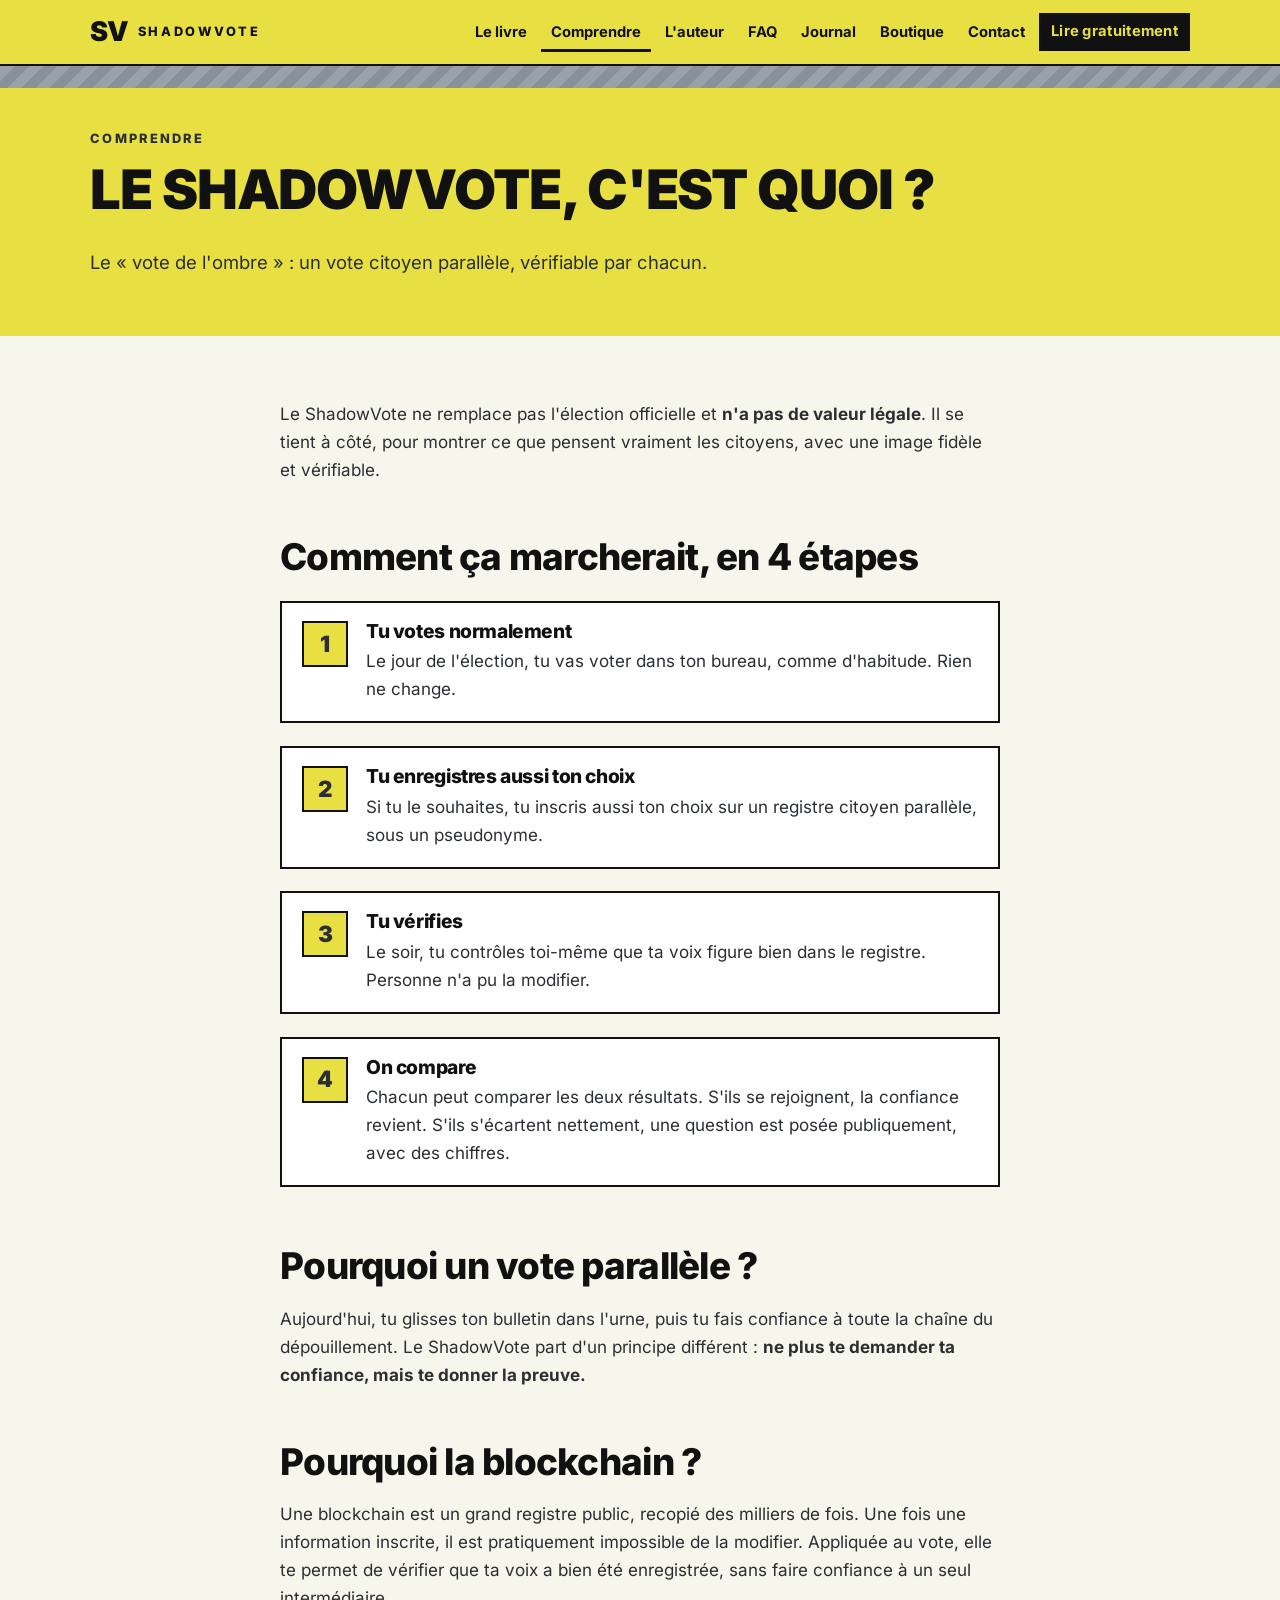
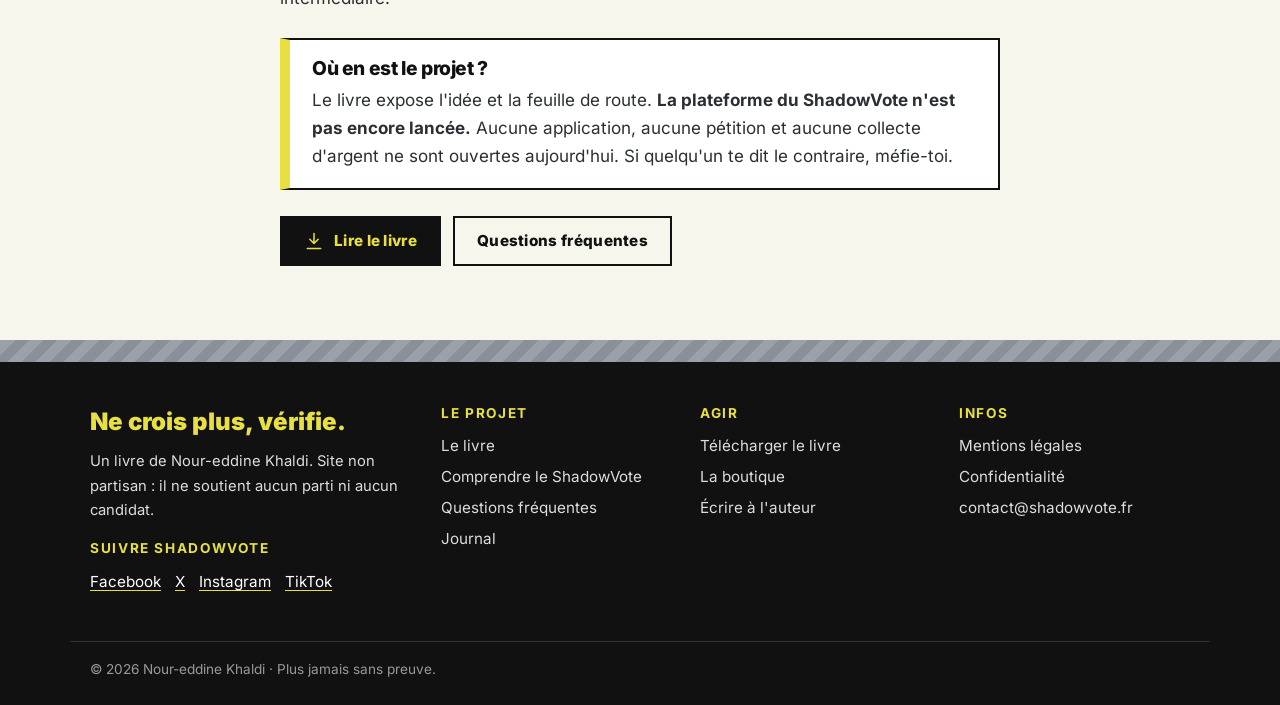
<file: comprendre.html>
<!doctype html>
<html lang="fr">
<head>
<meta charset="utf-8">
<meta name="viewport" content="width=device-width, initial-scale=1">
<meta name="color-scheme" content="only light">
<title>Comprendre le ShadowVote · ShadowVote</title>
<meta name="description" content="Le ShadowVote en 4 étapes : un vote citoyen parallèle, vérifiable et respectueux du secret du vote, qui ne remplace pas l&#x27;élection officielle.">
<link rel="canonical" href="https://www.shadowvote.fr/comprendre">
<meta name="theme-color" content="#E8E043">
<meta property="og:type" content="website"><meta property="og:locale" content="fr_FR"><meta property="og:site_name" content="ShadowVote">
<meta property="og:title" content="Comprendre le ShadowVote · ShadowVote"><meta property="og:description" content="Le ShadowVote en 4 étapes : un vote citoyen parallèle, vérifiable et respectueux du secret du vote, qui ne remplace pas l&#x27;élection officielle.">
<meta property="og:url" content="https://www.shadowvote.fr/comprendre"><meta property="og:image" content="https://www.shadowvote.fr/og.png"><meta property="og:image:width" content="1200"><meta property="og:image:height" content="630">
<meta name="twitter:card" content="summary_large_image"><meta name="twitter:title" content="Comprendre le ShadowVote · ShadowVote"><meta name="twitter:description" content="Le ShadowVote en 4 étapes : un vote citoyen parallèle, vérifiable et respectueux du secret du vote, qui ne remplace pas l&#x27;élection officielle."><meta name="twitter:image" content="https://www.shadowvote.fr/og.png">
<link rel="icon" href="/favicon.svg" type="image/svg+xml"><link rel="apple-touch-icon" href="/apple-touch-icon.png">
<link rel="preload" href="/fonts/inter-latin-800-normal.woff2" as="font" type="font/woff2" crossorigin>
<link rel="preload" href="/fonts/inter-latin-400-normal.woff2" as="font" type="font/woff2" crossorigin>
<link rel="stylesheet" href="/style.css">

</head>
<body>
<a class="sauter" href="#contenu">Aller au contenu</a>
<header class="entete"><div class="wrap entete-in"><a class="logo" href="/" aria-label="ShadowVote, accueil"><span class="logo-sv">SV</span><span class="logo-txt">SHADOWVOTE</span></a>
<button class="burger" aria-label="Ouvrir le menu" aria-expanded="false" aria-controls="menu"><span></span><span></span><span></span></button>
<nav id="menu" class="menu" aria-label="Menu principal"><a href="/le-livre">Le livre</a><a href="/comprendre" aria-current="page">Comprendre</a><a href="/auteur">L'auteur</a><a href="/faq">FAQ</a><a href="/journal">Journal</a><a href="/boutique">Boutique</a><a href="/contact">Contact</a><a class="btn btn-noir btn-sm" href="/telecharger/ShadowVote-Nour-eddine-Khaldi.pdf" download>Lire gratuitement</a></nav></div></header>
<main id="contenu">

<section class="titre-page"><div class="bande" aria-hidden="true"></div><div class="wrap"><p class="surtitre">Comprendre</p><h1>Le ShadowVote, c'est quoi ?</h1><p class="chapo">Le « vote de l'ombre » : un vote citoyen parallèle, vérifiable par chacun.</p></div></section>
<section class="bloc"><div class="wrap etroit texte">
<p>Le ShadowVote ne remplace pas l'élection officielle et <b>n'a pas de valeur légale</b>. Il se tient à côté, pour montrer ce que pensent vraiment les citoyens, avec une image fidèle et vérifiable.</p>
<h2>Comment ça marcherait, en 4 étapes</h2>
<ol class="etapes">
<li><span>1</span><div><h3>Tu votes normalement</h3><p>Le jour de l'élection, tu vas voter dans ton bureau, comme d'habitude. Rien ne change.</p></div></li>
<li><span>2</span><div><h3>Tu enregistres aussi ton choix</h3><p>Si tu le souhaites, tu inscris aussi ton choix sur un registre citoyen parallèle, sous un pseudonyme.</p></div></li>
<li><span>3</span><div><h3>Tu vérifies</h3><p>Le soir, tu contrôles toi-même que ta voix figure bien dans le registre. Personne n'a pu la modifier.</p></div></li>
<li><span>4</span><div><h3>On compare</h3><p>Chacun peut comparer les deux résultats. S'ils se rejoignent, la confiance revient. S'ils s'écartent nettement, une question est posée publiquement, avec des chiffres.</p></div></li>
</ol>
<h2>Pourquoi un vote parallèle ?</h2>
<p>Aujourd'hui, tu glisses ton bulletin dans l'urne, puis tu fais confiance à toute la chaîne du dépouillement. Le ShadowVote part d'un principe différent : <b>ne plus te demander ta confiance, mais te donner la preuve.</b></p>
<h2>Pourquoi la blockchain ?</h2>
<p>Une blockchain est un grand registre public, recopié des milliers de fois. Une fois une information inscrite, il est pratiquement impossible de la modifier. Appliquée au vote, elle te permet de vérifier que ta voix a bien été enregistrée, sans faire confiance à un seul intermédiaire.</p>
<div class="encadre"><h3>Où en est le projet ?</h3><p>Le livre expose l'idée et la feuille de route. <b>La plateforme du ShadowVote n'est pas encore lancée.</b> Aucune application, aucune pétition et aucune collecte d'argent ne sont ouvertes aujourd'hui. Si quelqu'un te dit le contraire, méfie-toi.</p></div>
<div class="actions"><a class="btn btn-noir" href="/telecharger/ShadowVote-Nour-eddine-Khaldi.pdf" download><svg class="ico" width="20" height="20" viewBox="0 0 24 24" fill="none" stroke="currentColor" stroke-width="1.8" stroke-linecap="round" stroke-linejoin="round" aria-hidden="true"><path d="M12 3v12M7 10l5 5 5-5M4 21h16"/></svg> Lire le livre</a><a class="btn btn-ligne" href="/faq">Questions fréquentes</a></div>
</div></section>

</main>
<footer class="pied"><div class="bande" aria-hidden="true"></div><div class="wrap pied-in">
<div><div class="pied-slogan">Ne crois plus, vérifie.</div><p>Un livre de Nour-eddine Khaldi. Site non partisan : il ne soutient aucun parti ni aucun candidat.</p><p class="reseaux"><b>Suivre ShadowVote</b><a href="https://www.facebook.com/profile.php?id=61595764570837" rel="me noopener" target="_blank">Facebook</a><a href="https://x.com/ShadowVoteFR" rel="me noopener" target="_blank">X</a><a href="https://www.instagram.com/shadowvote.fr/" rel="me noopener" target="_blank">Instagram</a><a href="https://www.tiktok.com/@shadowvote.fr" rel="me noopener" target="_blank">TikTok</a></p></div>
<div><b>Le projet</b><a href="/le-livre">Le livre</a><a href="/comprendre">Comprendre le ShadowVote</a><a href="/faq">Questions fréquentes</a><a href="/journal">Journal</a></div>
<div><b>Agir</b><a href="/telecharger/ShadowVote-Nour-eddine-Khaldi.pdf" download>Télécharger le livre</a><a href="/boutique">La boutique</a><a href="/contact">Écrire à l'auteur</a></div>
<div><b>Infos</b><a href="/mentions-legales">Mentions légales</a><a href="/confidentialite">Confidentialité</a><a href="mailto:contact@shadowvote.fr">contact@shadowvote.fr</a></div>
</div><div class="wrap pied-bas">© 2026 Nour-eddine Khaldi · Plus jamais sans preuve.</div></footer>
<script src="/app.js" defer></script>
</body>
</html>
</file>
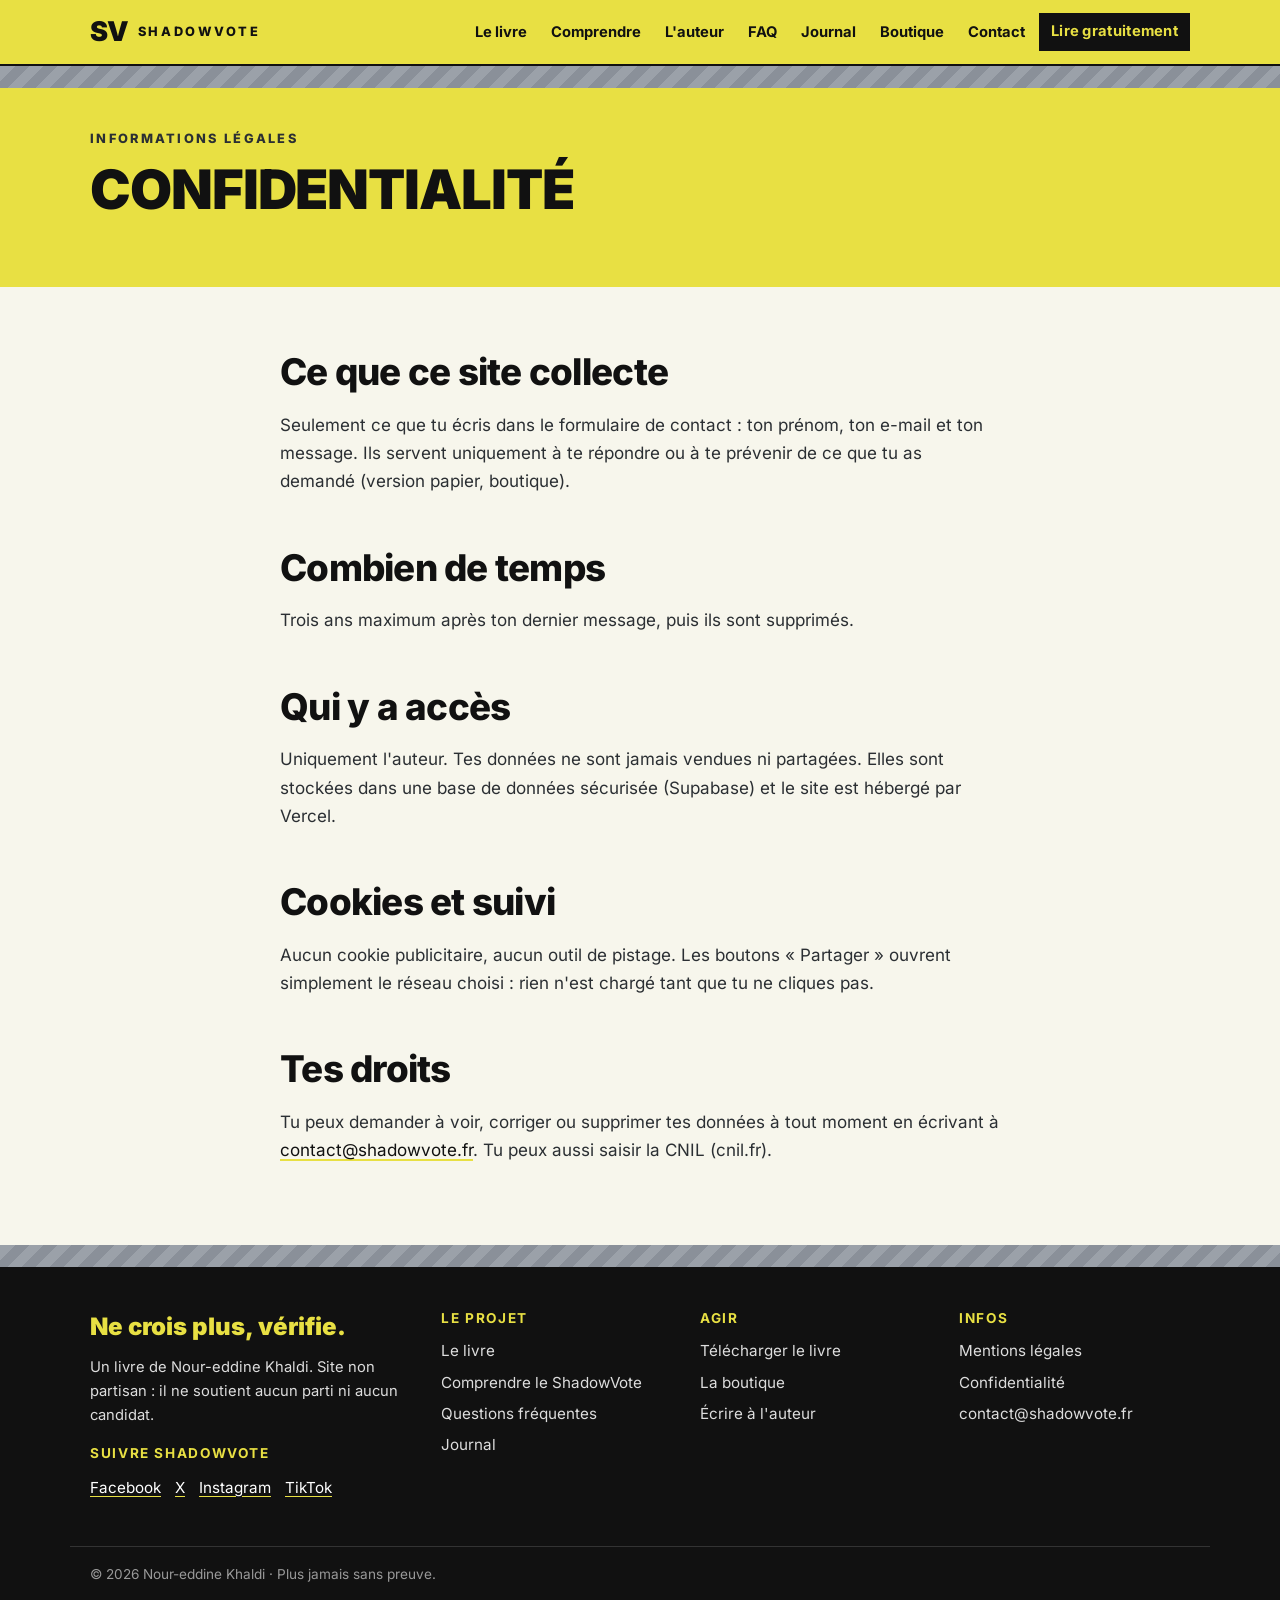
<file: confidentialite.html>
<!doctype html>
<html lang="fr">
<head>
<meta charset="utf-8">
<meta name="viewport" content="width=device-width, initial-scale=1">
<meta name="color-scheme" content="only light">
<title>Confidentialité · ShadowVote</title>
<meta name="description" content="Ce que le site ShadowVote collecte, et tes droits.">
<link rel="canonical" href="https://www.shadowvote.fr/confidentialite">
<meta name="theme-color" content="#E8E043">
<meta property="og:type" content="website"><meta property="og:locale" content="fr_FR"><meta property="og:site_name" content="ShadowVote">
<meta property="og:title" content="Confidentialité · ShadowVote"><meta property="og:description" content="Ce que le site ShadowVote collecte, et tes droits.">
<meta property="og:url" content="https://www.shadowvote.fr/confidentialite"><meta property="og:image" content="https://www.shadowvote.fr/og.png"><meta property="og:image:width" content="1200"><meta property="og:image:height" content="630">
<meta name="twitter:card" content="summary_large_image"><meta name="twitter:title" content="Confidentialité · ShadowVote"><meta name="twitter:description" content="Ce que le site ShadowVote collecte, et tes droits."><meta name="twitter:image" content="https://www.shadowvote.fr/og.png">
<link rel="icon" href="/favicon.svg" type="image/svg+xml"><link rel="apple-touch-icon" href="/apple-touch-icon.png">
<link rel="preload" href="/fonts/inter-latin-800-normal.woff2" as="font" type="font/woff2" crossorigin>
<link rel="preload" href="/fonts/inter-latin-400-normal.woff2" as="font" type="font/woff2" crossorigin>
<link rel="stylesheet" href="/style.css">

</head>
<body>
<a class="sauter" href="#contenu">Aller au contenu</a>
<header class="entete"><div class="wrap entete-in"><a class="logo" href="/" aria-label="ShadowVote, accueil"><span class="logo-sv">SV</span><span class="logo-txt">SHADOWVOTE</span></a>
<button class="burger" aria-label="Ouvrir le menu" aria-expanded="false" aria-controls="menu"><span></span><span></span><span></span></button>
<nav id="menu" class="menu" aria-label="Menu principal"><a href="/le-livre">Le livre</a><a href="/comprendre">Comprendre</a><a href="/auteur">L'auteur</a><a href="/faq">FAQ</a><a href="/journal">Journal</a><a href="/boutique">Boutique</a><a href="/contact">Contact</a><a class="btn btn-noir btn-sm" href="/telecharger/ShadowVote-Nour-eddine-Khaldi.pdf" download>Lire gratuitement</a></nav></div></header>
<main id="contenu">

<section class="titre-page"><div class="bande" aria-hidden="true"></div><div class="wrap"><p class="surtitre">Informations légales</p><h1>Confidentialité</h1></div></section>
<section class="bloc"><div class="wrap etroit texte">
<h2>Ce que ce site collecte</h2><p>Seulement ce que tu écris dans le formulaire de contact : ton prénom, ton e-mail et ton message. Ils servent uniquement à te répondre ou à te prévenir de ce que tu as demandé (version papier, boutique).</p>
<h2>Combien de temps</h2><p>Trois ans maximum après ton dernier message, puis ils sont supprimés.</p>
<h2>Qui y a accès</h2><p>Uniquement l'auteur. Tes données ne sont jamais vendues ni partagées. Elles sont stockées dans une base de données sécurisée (Supabase) et le site est hébergé par Vercel.</p>
<h2>Cookies et suivi</h2><p>Aucun cookie publicitaire, aucun outil de pistage. Les boutons « Partager » ouvrent simplement le réseau choisi : rien n'est chargé tant que tu ne cliques pas.</p>
<h2>Tes droits</h2><p>Tu peux demander à voir, corriger ou supprimer tes données à tout moment en écrivant à <a href="mailto:contact@shadowvote.fr">contact@shadowvote.fr</a>. Tu peux aussi saisir la CNIL (cnil.fr).</p>
</div></section>
</main>
<footer class="pied"><div class="bande" aria-hidden="true"></div><div class="wrap pied-in">
<div><div class="pied-slogan">Ne crois plus, vérifie.</div><p>Un livre de Nour-eddine Khaldi. Site non partisan : il ne soutient aucun parti ni aucun candidat.</p><p class="reseaux"><b>Suivre ShadowVote</b><a href="https://www.facebook.com/profile.php?id=61595764570837" rel="me noopener" target="_blank">Facebook</a><a href="https://x.com/ShadowVoteFR" rel="me noopener" target="_blank">X</a><a href="https://www.instagram.com/shadowvote.fr/" rel="me noopener" target="_blank">Instagram</a><a href="https://www.tiktok.com/@shadowvote.fr" rel="me noopener" target="_blank">TikTok</a></p></div>
<div><b>Le projet</b><a href="/le-livre">Le livre</a><a href="/comprendre">Comprendre le ShadowVote</a><a href="/faq">Questions fréquentes</a><a href="/journal">Journal</a></div>
<div><b>Agir</b><a href="/telecharger/ShadowVote-Nour-eddine-Khaldi.pdf" download>Télécharger le livre</a><a href="/boutique">La boutique</a><a href="/contact">Écrire à l'auteur</a></div>
<div><b>Infos</b><a href="/mentions-legales">Mentions légales</a><a href="/confidentialite">Confidentialité</a><a href="mailto:contact@shadowvote.fr">contact@shadowvote.fr</a></div>
</div><div class="wrap pied-bas">© 2026 Nour-eddine Khaldi · Plus jamais sans preuve.</div></footer>
<script src="/app.js" defer></script>
</body>
</html>
</file>
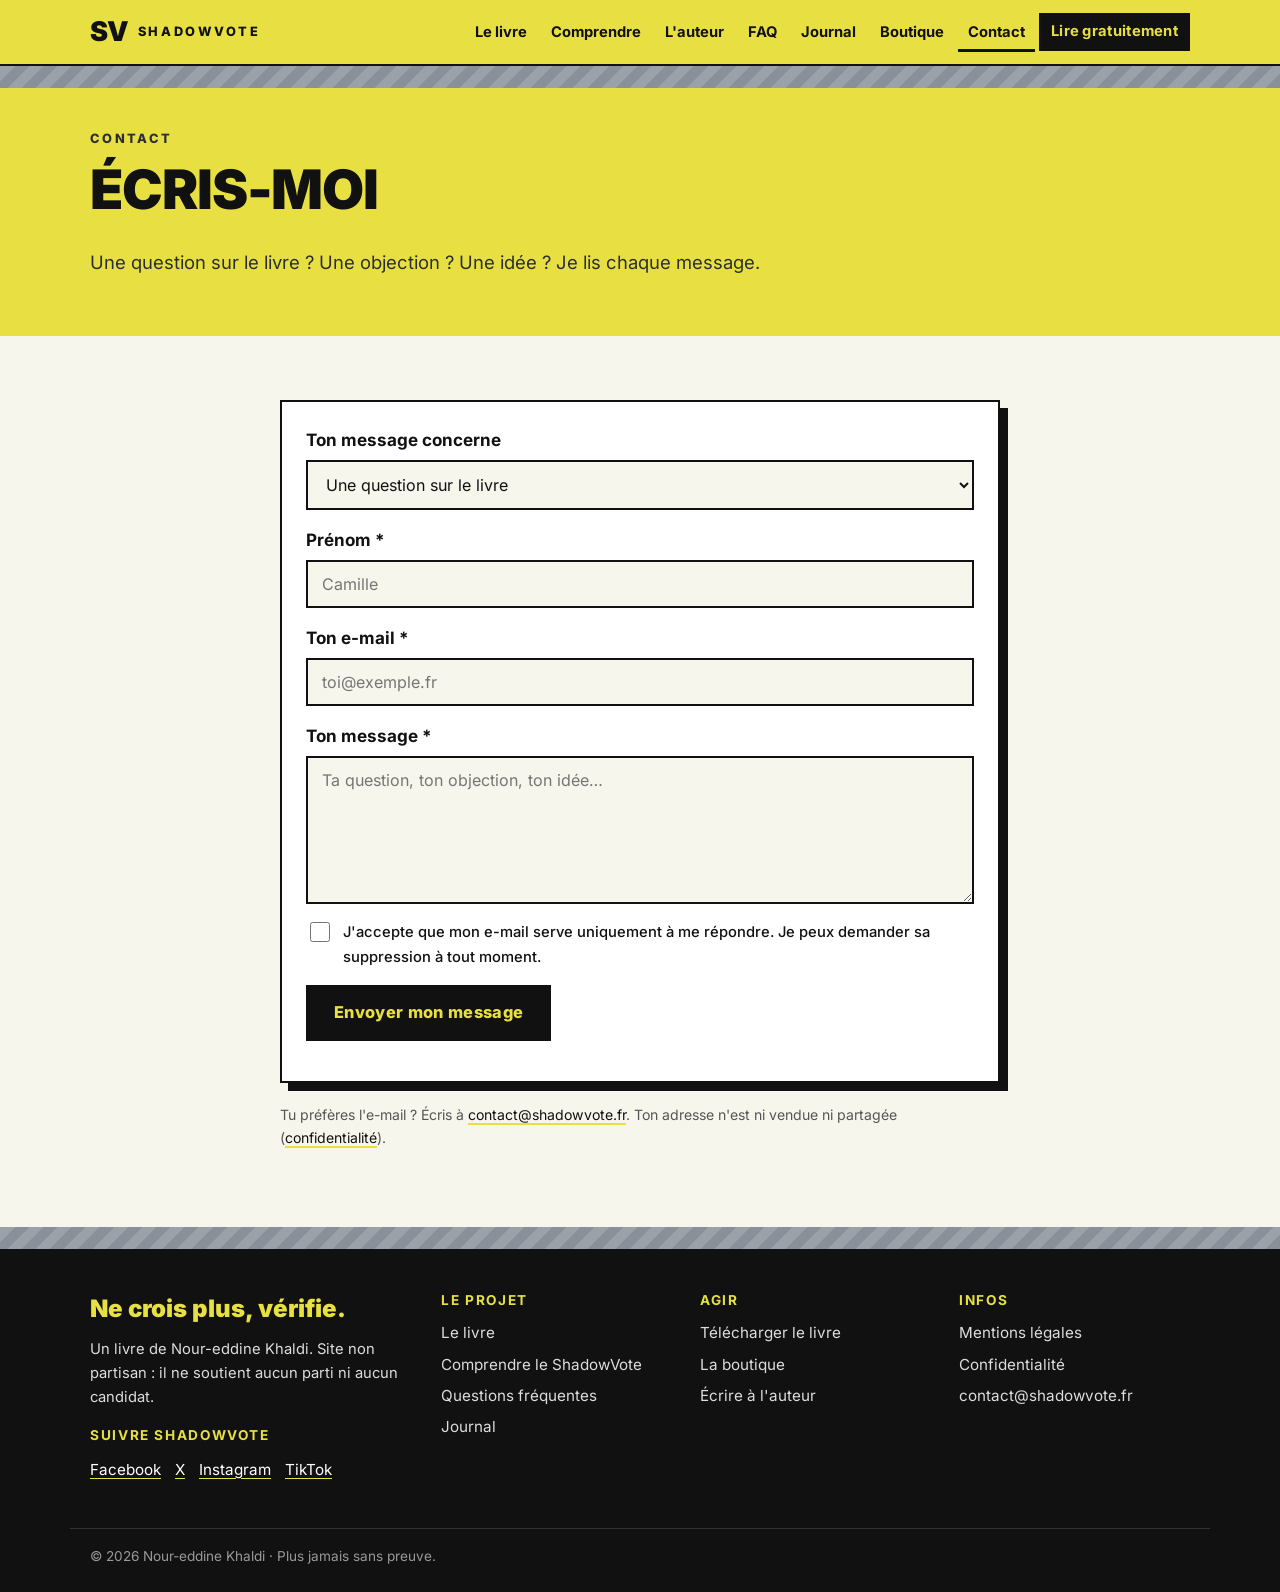
<file: contact.html>
<!doctype html>
<html lang="fr">
<head>
<meta charset="utf-8">
<meta name="viewport" content="width=device-width, initial-scale=1">
<meta name="color-scheme" content="only light">
<title>Contact · ShadowVote</title>
<meta name="description" content="Écris à Nour-eddine Khaldi : question, objection, idée, presse ou envie d&#x27;aider le projet ShadowVote.">
<link rel="canonical" href="https://www.shadowvote.fr/contact">
<meta name="theme-color" content="#E8E043">
<meta property="og:type" content="website"><meta property="og:locale" content="fr_FR"><meta property="og:site_name" content="ShadowVote">
<meta property="og:title" content="Contact · ShadowVote"><meta property="og:description" content="Écris à Nour-eddine Khaldi : question, objection, idée, presse ou envie d&#x27;aider le projet ShadowVote.">
<meta property="og:url" content="https://www.shadowvote.fr/contact"><meta property="og:image" content="https://www.shadowvote.fr/og.png"><meta property="og:image:width" content="1200"><meta property="og:image:height" content="630">
<meta name="twitter:card" content="summary_large_image"><meta name="twitter:title" content="Contact · ShadowVote"><meta name="twitter:description" content="Écris à Nour-eddine Khaldi : question, objection, idée, presse ou envie d&#x27;aider le projet ShadowVote."><meta name="twitter:image" content="https://www.shadowvote.fr/og.png">
<link rel="icon" href="/favicon.svg" type="image/svg+xml"><link rel="apple-touch-icon" href="/apple-touch-icon.png">
<link rel="preload" href="/fonts/inter-latin-800-normal.woff2" as="font" type="font/woff2" crossorigin>
<link rel="preload" href="/fonts/inter-latin-400-normal.woff2" as="font" type="font/woff2" crossorigin>
<link rel="stylesheet" href="/style.css">

</head>
<body>
<a class="sauter" href="#contenu">Aller au contenu</a>
<header class="entete"><div class="wrap entete-in"><a class="logo" href="/" aria-label="ShadowVote, accueil"><span class="logo-sv">SV</span><span class="logo-txt">SHADOWVOTE</span></a>
<button class="burger" aria-label="Ouvrir le menu" aria-expanded="false" aria-controls="menu"><span></span><span></span><span></span></button>
<nav id="menu" class="menu" aria-label="Menu principal"><a href="/le-livre">Le livre</a><a href="/comprendre">Comprendre</a><a href="/auteur">L'auteur</a><a href="/faq">FAQ</a><a href="/journal">Journal</a><a href="/boutique">Boutique</a><a href="/contact" aria-current="page">Contact</a><a class="btn btn-noir btn-sm" href="/telecharger/ShadowVote-Nour-eddine-Khaldi.pdf" download>Lire gratuitement</a></nav></div></header>
<main id="contenu">

<section class="titre-page"><div class="bande" aria-hidden="true"></div><div class="wrap"><p class="surtitre">Contact</p><h1>Écris-moi</h1><p class="chapo">Une question sur le livre ? Une objection ? Une idée ? Je lis chaque message.</p></div></section>
<section class="bloc"><div class="wrap etroit">
<form class="form" id="form-contact" novalidate>
<label>Ton message concerne<select name="sujet" id="sujet">
<option value="question">Une question sur le livre</option>
<option value="papier">Être prévenu de la version papier</option>
<option value="tee-shirt">Réserver un article de la boutique</option>
<option value="aider">Je veux aider (développeur, juriste, chercheur…)</option>
<option value="presse">Presse ou interview</option>
<option value="autre">Autre chose</option></select></label>
<label>Prénom *<input name="prenom" autocomplete="given-name" maxlength="80" required placeholder="Camille"></label>
<label>Ton e-mail *<input name="email" type="email" autocomplete="email" maxlength="160" required placeholder="toi@exemple.fr"></label>
<label>Ton message *<textarea name="message" rows="6" maxlength="2000" required placeholder="Ta question, ton objection, ton idée…"></textarea></label>
<input type="text" name="site" tabindex="-1" autocomplete="off" class="pot" aria-hidden="true">
<label class="case"><input type="checkbox" name="accord" required> J'accepte que mon e-mail serve uniquement à me répondre. Je peux demander sa suppression à tout moment.</label>
<button class="btn btn-noir btn-lg" type="submit">Envoyer mon message</button>
<p class="form-msg" role="status" aria-live="polite"></p>
</form>
<p class="petit">Tu préfères l'e-mail ? Écris à <a href="mailto:contact@shadowvote.fr">contact@shadowvote.fr</a>. Ton adresse n'est ni vendue ni partagée (<a href="/confidentialite">confidentialité</a>).</p>
</div></section>

</main>
<footer class="pied"><div class="bande" aria-hidden="true"></div><div class="wrap pied-in">
<div><div class="pied-slogan">Ne crois plus, vérifie.</div><p>Un livre de Nour-eddine Khaldi. Site non partisan : il ne soutient aucun parti ni aucun candidat.</p><p class="reseaux"><b>Suivre ShadowVote</b><a href="https://www.facebook.com/profile.php?id=61595764570837" rel="me noopener" target="_blank">Facebook</a><a href="https://x.com/ShadowVoteFR" rel="me noopener" target="_blank">X</a><a href="https://www.instagram.com/shadowvote.fr/" rel="me noopener" target="_blank">Instagram</a><a href="https://www.tiktok.com/@shadowvote.fr" rel="me noopener" target="_blank">TikTok</a></p></div>
<div><b>Le projet</b><a href="/le-livre">Le livre</a><a href="/comprendre">Comprendre le ShadowVote</a><a href="/faq">Questions fréquentes</a><a href="/journal">Journal</a></div>
<div><b>Agir</b><a href="/telecharger/ShadowVote-Nour-eddine-Khaldi.pdf" download>Télécharger le livre</a><a href="/boutique">La boutique</a><a href="/contact">Écrire à l'auteur</a></div>
<div><b>Infos</b><a href="/mentions-legales">Mentions légales</a><a href="/confidentialite">Confidentialité</a><a href="mailto:contact@shadowvote.fr">contact@shadowvote.fr</a></div>
</div><div class="wrap pied-bas">© 2026 Nour-eddine Khaldi · Plus jamais sans preuve.</div></footer>
<script src="/app.js" defer></script>
</body>
</html>
</file>
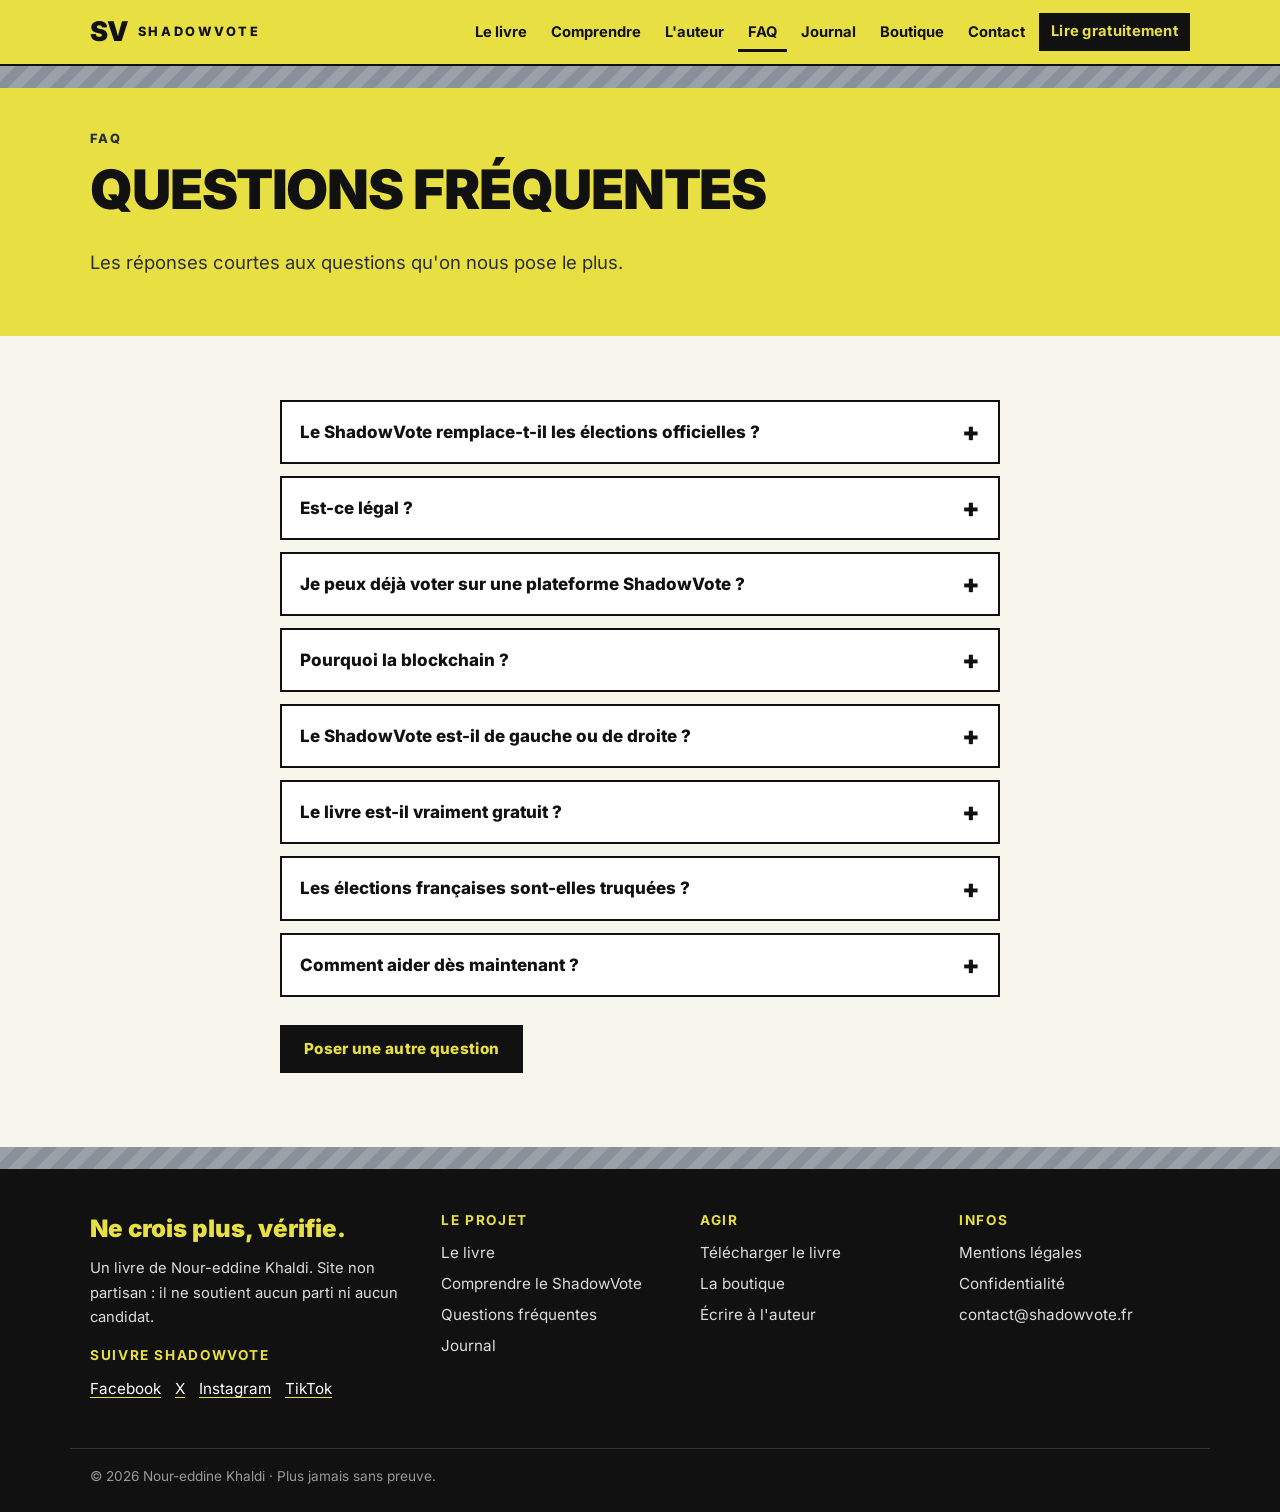
<file: faq.html>
<!doctype html>
<html lang="fr">
<head>
<meta charset="utf-8">
<meta name="viewport" content="width=device-width, initial-scale=1">
<meta name="color-scheme" content="only light">
<title>Questions fréquentes · ShadowVote</title>
<meta name="description" content="Le ShadowVote est-il légal ? Remplace-t-il les élections ? Est-il de gauche ou de droite ? Toutes les réponses.">
<link rel="canonical" href="https://www.shadowvote.fr/faq">
<meta name="theme-color" content="#E8E043">
<meta property="og:type" content="website"><meta property="og:locale" content="fr_FR"><meta property="og:site_name" content="ShadowVote">
<meta property="og:title" content="Questions fréquentes · ShadowVote"><meta property="og:description" content="Le ShadowVote est-il légal ? Remplace-t-il les élections ? Est-il de gauche ou de droite ? Toutes les réponses.">
<meta property="og:url" content="https://www.shadowvote.fr/faq"><meta property="og:image" content="https://www.shadowvote.fr/og.png"><meta property="og:image:width" content="1200"><meta property="og:image:height" content="630">
<meta name="twitter:card" content="summary_large_image"><meta name="twitter:title" content="Questions fréquentes · ShadowVote"><meta name="twitter:description" content="Le ShadowVote est-il légal ? Remplace-t-il les élections ? Est-il de gauche ou de droite ? Toutes les réponses."><meta name="twitter:image" content="https://www.shadowvote.fr/og.png">
<link rel="icon" href="/favicon.svg" type="image/svg+xml"><link rel="apple-touch-icon" href="/apple-touch-icon.png">
<link rel="preload" href="/fonts/inter-latin-800-normal.woff2" as="font" type="font/woff2" crossorigin>
<link rel="preload" href="/fonts/inter-latin-400-normal.woff2" as="font" type="font/woff2" crossorigin>
<link rel="stylesheet" href="/style.css">
<script type="application/ld+json">{"@context": "https://schema.org", "@type": "FAQPage", "mainEntity": [{"@type": "Question", "name": "Le ShadowVote remplace-t-il les élections officielles ?", "acceptedAnswer": {"@type": "Answer", "text": "Non. C'est un vote citoyen parallèle, sans valeur légale. Il se tient à côté du scrutin officiel pour rendre visible ce que pensent réellement les citoyens. Continue à voter : le livre ne t'invite jamais à renoncer au vote officiel."}}, {"@type": "Question", "name": "Est-ce légal ?", "acceptedAnswer": {"@type": "Answer", "text": "Organiser une consultation citoyenne parallèle et symbolique, c'est une façon de s'exprimer. Elle ne remplace en aucun cas le vote officiel."}}, {"@type": "Question", "name": "Je peux déjà voter sur une plateforme ShadowVote ?", "acceptedAnswer": {"@type": "Answer", "text": "Pas encore. La plateforme fait partie de la feuille de route du livre et n'est pas lancée. Aucune inscription, pétition ou collecte n'est ouverte."}}, {"@type": "Question", "name": "Pourquoi la blockchain ?", "acceptedAnswer": {"@type": "Answer", "text": "Parce qu'elle tient un registre public, partagé et très difficile à falsifier. Tu peux le vérifier toi-même, sans faire confiance à un intermédiaire unique."}}, {"@type": "Question", "name": "Le ShadowVote est-il de gauche ou de droite ?", "acceptedAnswer": {"@type": "Answer", "text": "Ni l'un ni l'autre. Le livre ne soutient aucun parti et aucun candidat. Il défend une seule chose : que chaque citoyen puisse vérifier."}}, {"@type": "Question", "name": "Le livre est-il vraiment gratuit ?", "acceptedAnswer": {"@type": "Answer", "text": "Oui. Le PDF complet est en téléchargement libre, sans inscription. Une version papier sera bientôt vendue sur Amazon pour ceux qui préfèrent tenir un livre en main."}}, {"@type": "Question", "name": "Les élections françaises sont-elles truquées ?", "acceptedAnswer": {"@type": "Answer", "text": "Le livre ne le dit pas. La fraude existe mais reste rare, et le système fonctionne dans son ensemble. Le problème, c'est que l'électeur ne peut pas vérifier lui-même. C'est ce manque de preuve qui abîme la confiance."}}, {"@type": "Question", "name": "Comment aider dès maintenant ?", "acceptedAnswer": {"@type": "Answer", "text": "Lis le livre, partage-le, et relève le défi : convaincre trois personnes de ton entourage. Si tu es développeur, juriste ou chercheur, écris à l'auteur : tout reste à construire, en open source."}}]}</script>
</head>
<body>
<a class="sauter" href="#contenu">Aller au contenu</a>
<header class="entete"><div class="wrap entete-in"><a class="logo" href="/" aria-label="ShadowVote, accueil"><span class="logo-sv">SV</span><span class="logo-txt">SHADOWVOTE</span></a>
<button class="burger" aria-label="Ouvrir le menu" aria-expanded="false" aria-controls="menu"><span></span><span></span><span></span></button>
<nav id="menu" class="menu" aria-label="Menu principal"><a href="/le-livre">Le livre</a><a href="/comprendre">Comprendre</a><a href="/auteur">L'auteur</a><a href="/faq" aria-current="page">FAQ</a><a href="/journal">Journal</a><a href="/boutique">Boutique</a><a href="/contact">Contact</a><a class="btn btn-noir btn-sm" href="/telecharger/ShadowVote-Nour-eddine-Khaldi.pdf" download>Lire gratuitement</a></nav></div></header>
<main id="contenu">

<section class="titre-page"><div class="bande" aria-hidden="true"></div><div class="wrap"><p class="surtitre">FAQ</p><h1>Questions fréquentes</h1><p class="chapo">Les réponses courtes aux questions qu'on nous pose le plus.</p></div></section>
<section class="bloc"><div class="wrap etroit"><details class="q"><summary>Le ShadowVote remplace-t-il les élections officielles ?</summary><p>Non. C'est un vote citoyen parallèle, sans valeur légale. Il se tient à côté du scrutin officiel pour rendre visible ce que pensent réellement les citoyens. Continue à voter : le livre ne t'invite jamais à renoncer au vote officiel.</p></details><details class="q"><summary>Est-ce légal ?</summary><p>Organiser une consultation citoyenne parallèle et symbolique, c'est une façon de s'exprimer. Elle ne remplace en aucun cas le vote officiel.</p></details><details class="q"><summary>Je peux déjà voter sur une plateforme ShadowVote ?</summary><p>Pas encore. La plateforme fait partie de la feuille de route du livre et n'est pas lancée. Aucune inscription, pétition ou collecte n'est ouverte.</p></details><details class="q"><summary>Pourquoi la blockchain ?</summary><p>Parce qu'elle tient un registre public, partagé et très difficile à falsifier. Tu peux le vérifier toi-même, sans faire confiance à un intermédiaire unique.</p></details><details class="q"><summary>Le ShadowVote est-il de gauche ou de droite ?</summary><p>Ni l'un ni l'autre. Le livre ne soutient aucun parti et aucun candidat. Il défend une seule chose : que chaque citoyen puisse vérifier.</p></details><details class="q"><summary>Le livre est-il vraiment gratuit ?</summary><p>Oui. Le PDF complet est en téléchargement libre, sans inscription. Une version papier sera bientôt vendue sur Amazon pour ceux qui préfèrent tenir un livre en main.</p></details><details class="q"><summary>Les élections françaises sont-elles truquées ?</summary><p>Le livre ne le dit pas. La fraude existe mais reste rare, et le système fonctionne dans son ensemble. Le problème, c'est que l'électeur ne peut pas vérifier lui-même. C'est ce manque de preuve qui abîme la confiance.</p></details><details class="q"><summary>Comment aider dès maintenant ?</summary><p>Lis le livre, partage-le, et relève le défi : convaincre trois personnes de ton entourage. Si tu es développeur, juriste ou chercheur, écris à l'auteur : tout reste à construire, en open source.</p></details>
<div class="actions" style="margin-top:28px"><a class="btn btn-noir" href="/contact">Poser une autre question</a></div></div></section>

</main>
<footer class="pied"><div class="bande" aria-hidden="true"></div><div class="wrap pied-in">
<div><div class="pied-slogan">Ne crois plus, vérifie.</div><p>Un livre de Nour-eddine Khaldi. Site non partisan : il ne soutient aucun parti ni aucun candidat.</p><p class="reseaux"><b>Suivre ShadowVote</b><a href="https://www.facebook.com/profile.php?id=61595764570837" rel="me noopener" target="_blank">Facebook</a><a href="https://x.com/ShadowVoteFR" rel="me noopener" target="_blank">X</a><a href="https://www.instagram.com/shadowvote.fr/" rel="me noopener" target="_blank">Instagram</a><a href="https://www.tiktok.com/@shadowvote.fr" rel="me noopener" target="_blank">TikTok</a></p></div>
<div><b>Le projet</b><a href="/le-livre">Le livre</a><a href="/comprendre">Comprendre le ShadowVote</a><a href="/faq">Questions fréquentes</a><a href="/journal">Journal</a></div>
<div><b>Agir</b><a href="/telecharger/ShadowVote-Nour-eddine-Khaldi.pdf" download>Télécharger le livre</a><a href="/boutique">La boutique</a><a href="/contact">Écrire à l'auteur</a></div>
<div><b>Infos</b><a href="/mentions-legales">Mentions légales</a><a href="/confidentialite">Confidentialité</a><a href="mailto:contact@shadowvote.fr">contact@shadowvote.fr</a></div>
</div><div class="wrap pied-bas">© 2026 Nour-eddine Khaldi · Plus jamais sans preuve.</div></footer>
<script src="/app.js" defer></script>
</body>
</html>
</file>
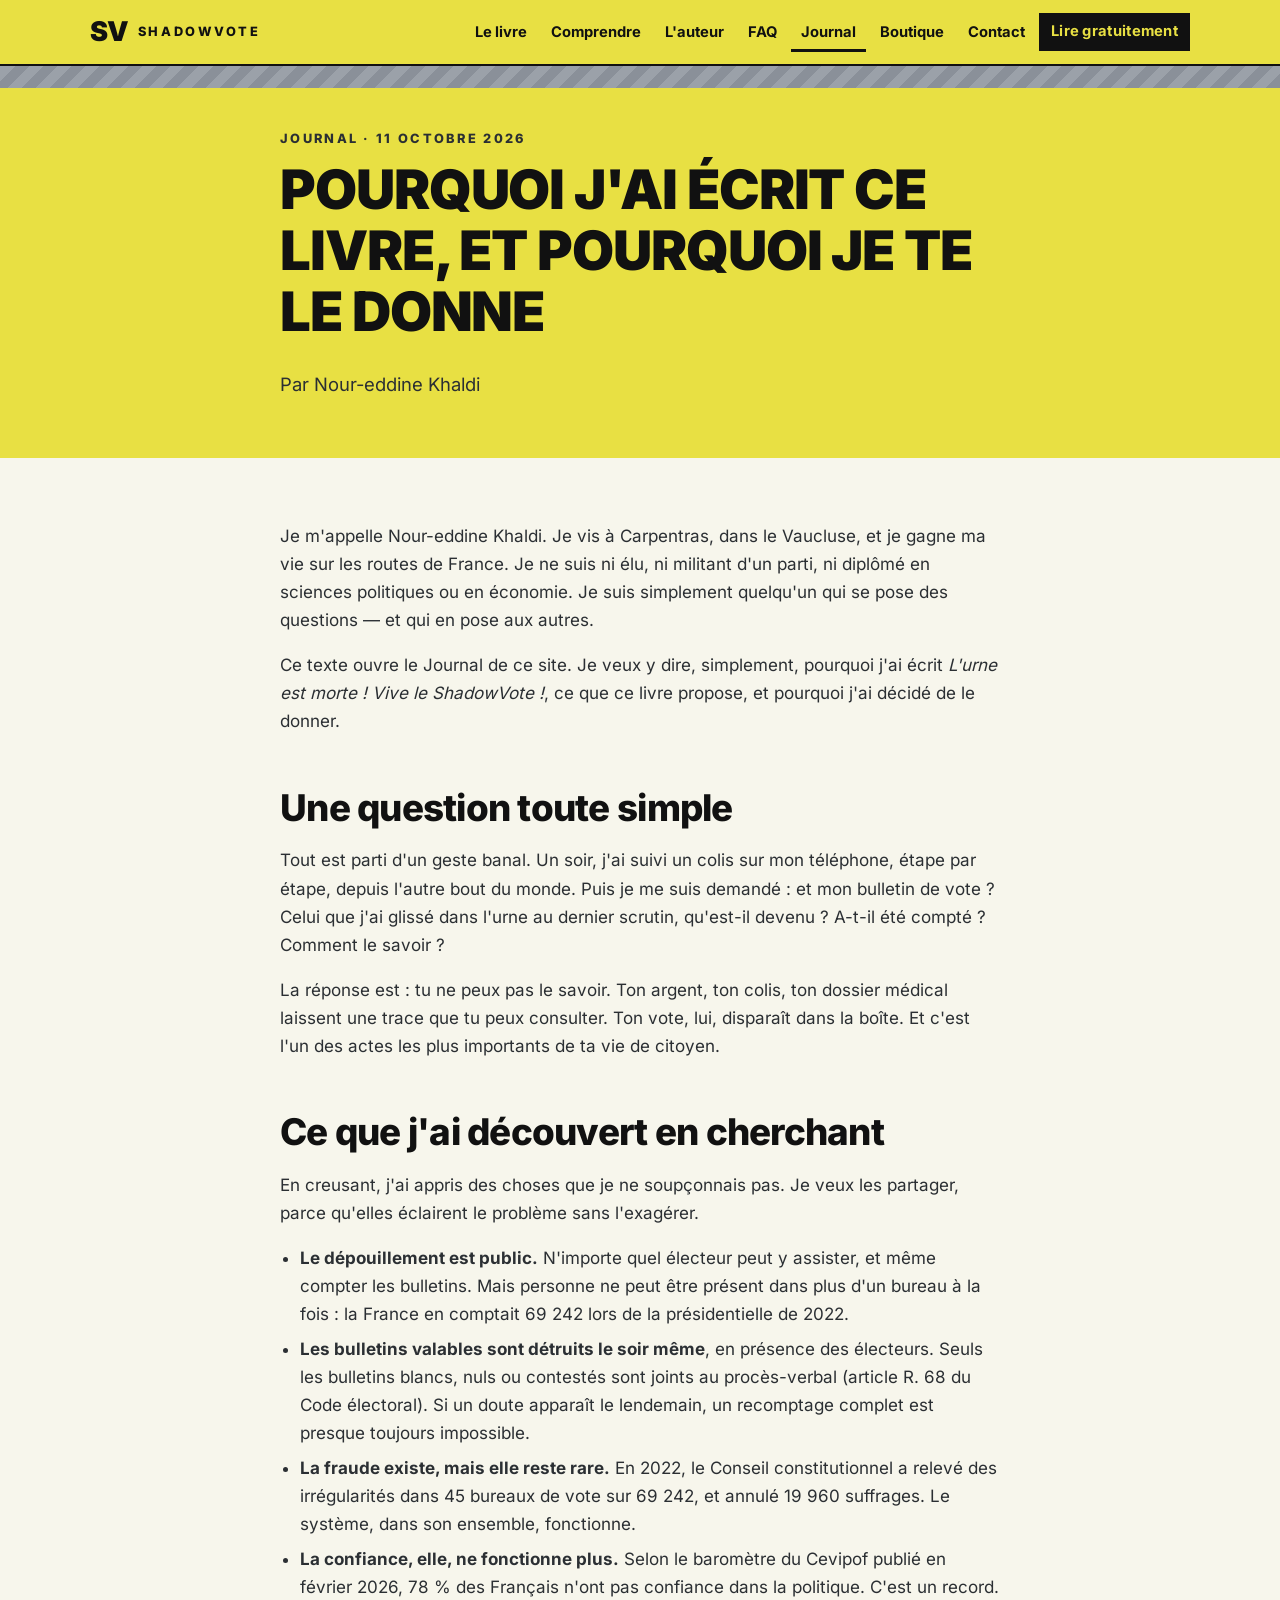
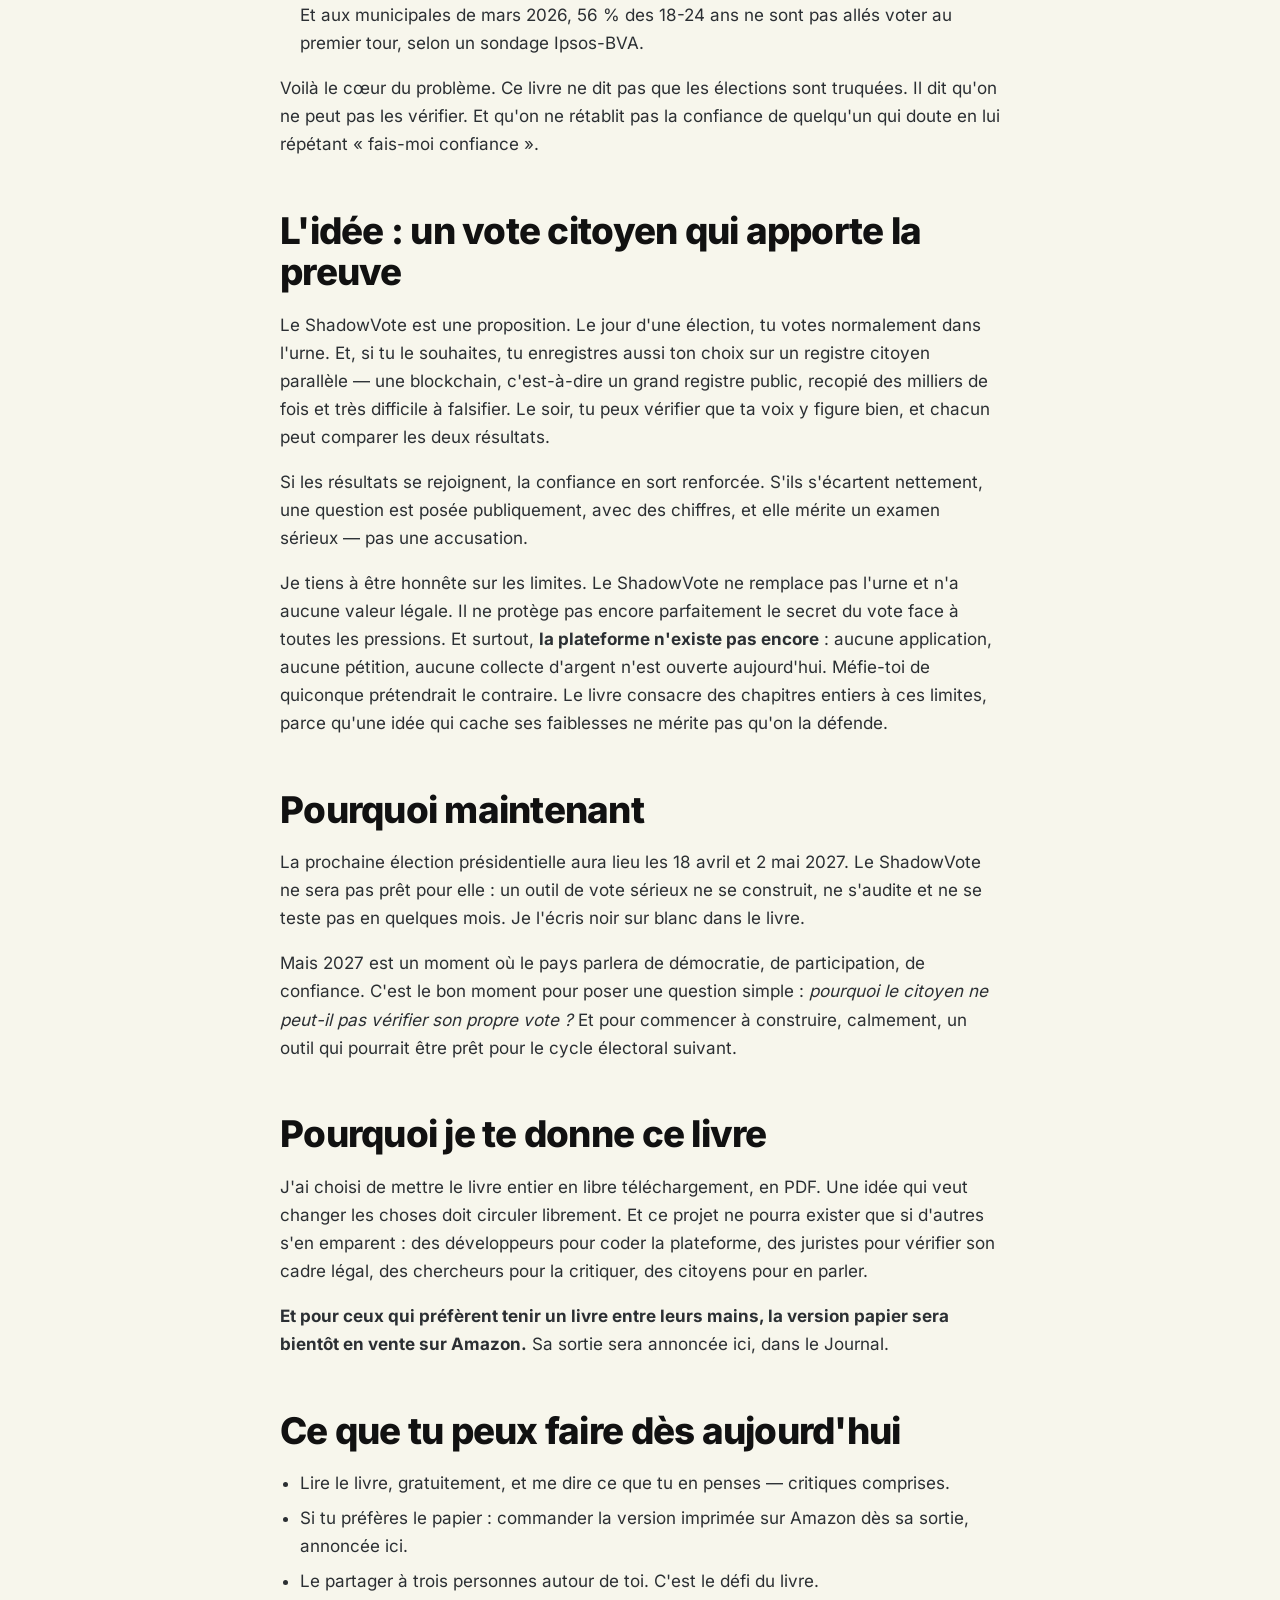
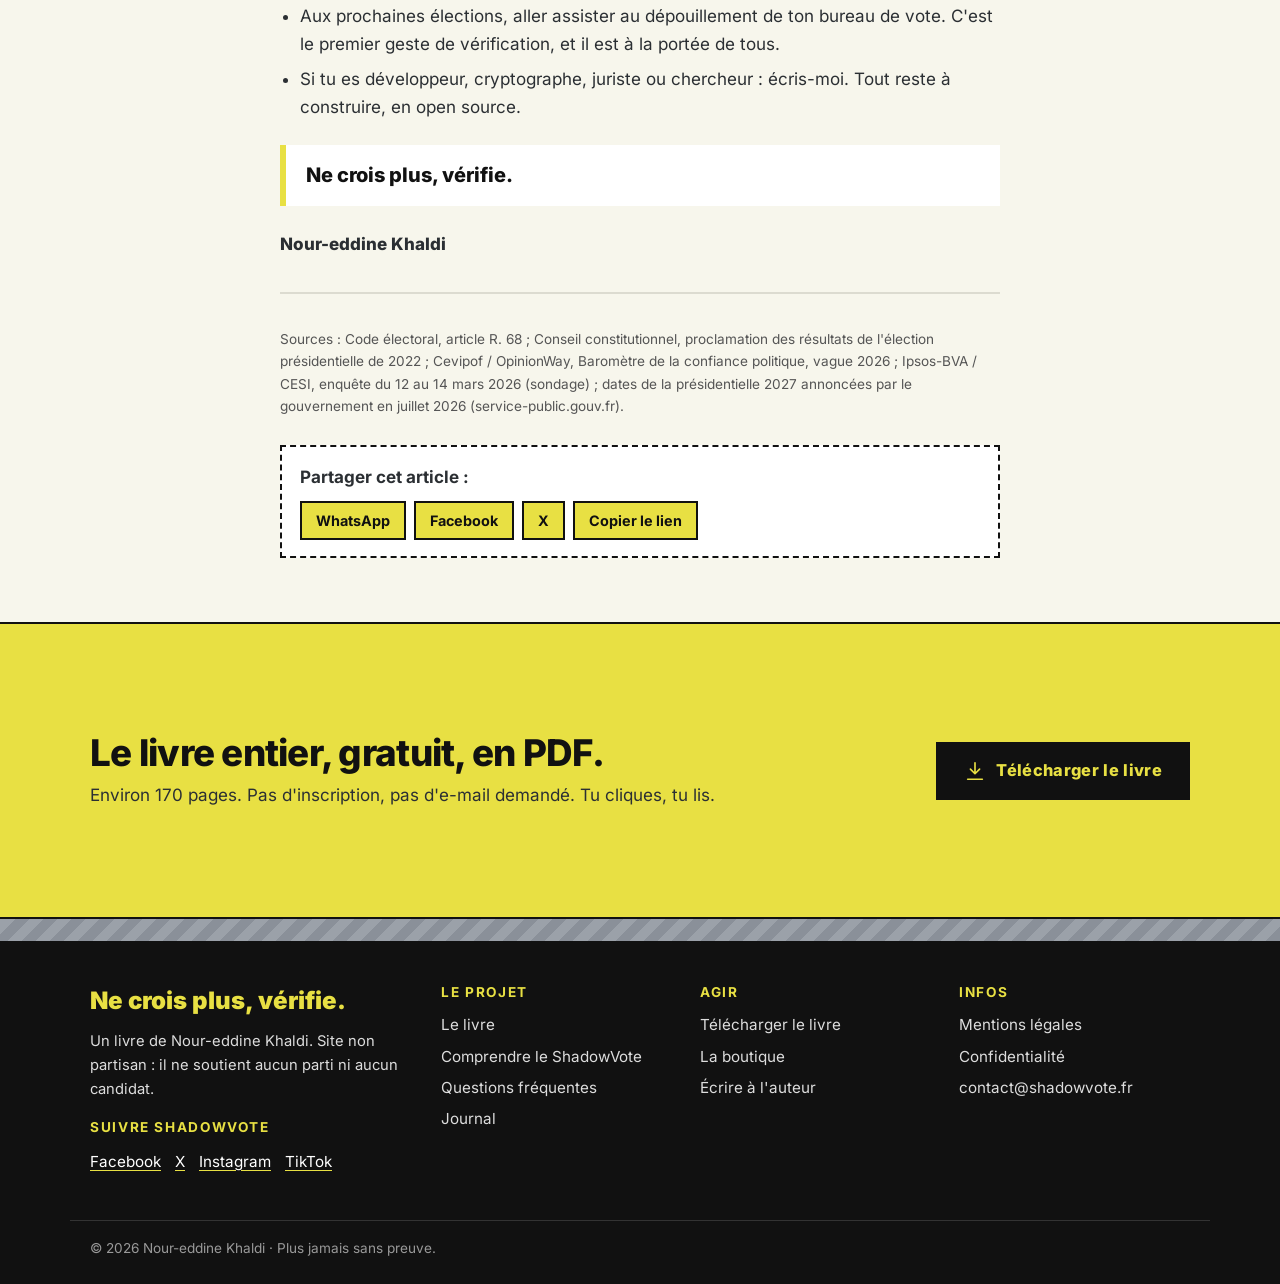
<file: journal-pourquoi-ce-livre.html>
<!doctype html>
<html lang="fr">
<head>
<meta charset="utf-8">
<meta name="viewport" content="width=device-width, initial-scale=1">
<meta name="color-scheme" content="only light">
<title>Pourquoi j&#x27;ai écrit ce livre, et pourquoi je te le donne · ShadowVote</title>
<meta name="description" content="Un colis suivi à 12 000 km, un bulletin de vote qui disparaît dans l&#x27;urne : la lettre de Nour-eddine Khaldi.">
<link rel="canonical" href="https://www.shadowvote.fr/journal/pourquoi-ce-livre">
<meta name="theme-color" content="#E8E043">
<meta property="og:type" content="website"><meta property="og:locale" content="fr_FR"><meta property="og:site_name" content="ShadowVote">
<meta property="og:title" content="Pourquoi j&#x27;ai écrit ce livre, et pourquoi je te le donne · ShadowVote"><meta property="og:description" content="Un colis suivi à 12 000 km, un bulletin de vote qui disparaît dans l&#x27;urne : la lettre de Nour-eddine Khaldi.">
<meta property="og:url" content="https://www.shadowvote.fr/journal/pourquoi-ce-livre"><meta property="og:image" content="https://www.shadowvote.fr/og.png"><meta property="og:image:width" content="1200"><meta property="og:image:height" content="630">
<meta name="twitter:card" content="summary_large_image"><meta name="twitter:title" content="Pourquoi j&#x27;ai écrit ce livre, et pourquoi je te le donne · ShadowVote"><meta name="twitter:description" content="Un colis suivi à 12 000 km, un bulletin de vote qui disparaît dans l&#x27;urne : la lettre de Nour-eddine Khaldi."><meta name="twitter:image" content="https://www.shadowvote.fr/og.png">
<link rel="icon" href="/favicon.svg" type="image/svg+xml"><link rel="apple-touch-icon" href="/apple-touch-icon.png">
<link rel="preload" href="/fonts/inter-latin-800-normal.woff2" as="font" type="font/woff2" crossorigin>
<link rel="preload" href="/fonts/inter-latin-400-normal.woff2" as="font" type="font/woff2" crossorigin>
<link rel="stylesheet" href="/style.css">
<script type="application/ld+json">{"@context": "https://schema.org", "@type": "Article", "headline": "Pourquoi j'ai écrit ce livre, et pourquoi je te le donne", "datePublished": "2026-10-11", "author": {"@type": "Person", "name": "Nour-eddine Khaldi"}, "image": "https://www.shadowvote.fr/og.png", "mainEntityOfPage": "https://www.shadowvote.fr/journal/pourquoi-ce-livre"}</script>
</head>
<body>
<a class="sauter" href="#contenu">Aller au contenu</a>
<header class="entete"><div class="wrap entete-in"><a class="logo" href="/" aria-label="ShadowVote, accueil"><span class="logo-sv">SV</span><span class="logo-txt">SHADOWVOTE</span></a>
<button class="burger" aria-label="Ouvrir le menu" aria-expanded="false" aria-controls="menu"><span></span><span></span><span></span></button>
<nav id="menu" class="menu" aria-label="Menu principal"><a href="/le-livre">Le livre</a><a href="/comprendre">Comprendre</a><a href="/auteur">L'auteur</a><a href="/faq">FAQ</a><a href="/journal" aria-current="page">Journal</a><a href="/boutique">Boutique</a><a href="/contact">Contact</a><a class="btn btn-noir btn-sm" href="/telecharger/ShadowVote-Nour-eddine-Khaldi.pdf" download>Lire gratuitement</a></nav></div></header>
<main id="contenu">

<section class="titre-page"><div class="bande" aria-hidden="true"></div><div class="wrap etroit"><p class="surtitre">Journal · 11 octobre 2026</p><h1>Pourquoi j'ai écrit ce livre, et pourquoi je te le donne</h1><p class="chapo">Par Nour-eddine Khaldi</p></div></section>
<article class="bloc"><div class="wrap etroit texte"><p>Je m'appelle Nour-eddine Khaldi. Je vis à Carpentras, dans le Vaucluse, et je gagne ma vie sur les routes de France. Je ne suis ni élu, ni militant d'un parti, ni diplômé en sciences politiques ou en économie. Je suis simplement quelqu'un qui se pose des questions — et qui en pose aux autres.</p>
<p>Ce texte ouvre le Journal de ce site. Je veux y dire, simplement, pourquoi j'ai écrit <i>L'urne est morte ! Vive le ShadowVote !</i>, ce que ce livre propose, et pourquoi j'ai décidé de le donner.</p>
<h2>Une question toute simple</h2>
<p>Tout est parti d'un geste banal. Un soir, j'ai suivi un colis sur mon téléphone, étape par étape, depuis l'autre bout du monde. Puis je me suis demandé : et mon bulletin de vote ? Celui que j'ai glissé dans l'urne au dernier scrutin, qu'est-il devenu ? A-t-il été compté ? Comment le savoir ?</p>
<p>La réponse est : tu ne peux pas le savoir. Ton argent, ton colis, ton dossier médical laissent une trace que tu peux consulter. Ton vote, lui, disparaît dans la boîte. Et c'est l'un des actes les plus importants de ta vie de citoyen.</p>
<h2>Ce que j'ai découvert en cherchant</h2>
<p>En creusant, j'ai appris des choses que je ne soupçonnais pas. Je veux les partager, parce qu'elles éclairent le problème sans l'exagérer.</p>
<ul>
<li><b>Le dépouillement est public.</b> N'importe quel électeur peut y assister, et même compter les bulletins. Mais personne ne peut être présent dans plus d'un bureau à la fois : la France en comptait 69 242 lors de la présidentielle de 2022.</li>
<li><b>Les bulletins valables sont détruits le soir même</b>, en présence des électeurs. Seuls les bulletins blancs, nuls ou contestés sont joints au procès-verbal (article R. 68 du Code électoral). Si un doute apparaît le lendemain, un recomptage complet est presque toujours impossible.</li>
<li><b>La fraude existe, mais elle reste rare.</b> En 2022, le Conseil constitutionnel a relevé des irrégularités dans 45 bureaux de vote sur 69 242, et annulé 19 960 suffrages. Le système, dans son ensemble, fonctionne.</li>
<li><b>La confiance, elle, ne fonctionne plus.</b> Selon le baromètre du Cevipof publié en février 2026, 78 % des Français n'ont pas confiance dans la politique. C'est un record. Et aux municipales de mars 2026, 56 % des 18-24 ans ne sont pas allés voter au premier tour, selon un sondage Ipsos-BVA.</li>
</ul>
<p>Voilà le cœur du problème. Ce livre ne dit pas que les élections sont truquées. Il dit qu'on ne peut pas les vérifier. Et qu'on ne rétablit pas la confiance de quelqu'un qui doute en lui répétant « fais-moi confiance ».</p>
<h2>L'idée : un vote citoyen qui apporte la preuve</h2>
<p>Le ShadowVote est une proposition. Le jour d'une élection, tu votes normalement dans l'urne. Et, si tu le souhaites, tu enregistres aussi ton choix sur un registre citoyen parallèle — une blockchain, c'est-à-dire un grand registre public, recopié des milliers de fois et très difficile à falsifier. Le soir, tu peux vérifier que ta voix y figure bien, et chacun peut comparer les deux résultats.</p>
<p>Si les résultats se rejoignent, la confiance en sort renforcée. S'ils s'écartent nettement, une question est posée publiquement, avec des chiffres, et elle mérite un examen sérieux — pas une accusation.</p>
<p>Je tiens à être honnête sur les limites. Le ShadowVote ne remplace pas l'urne et n'a aucune valeur légale. Il ne protège pas encore parfaitement le secret du vote face à toutes les pressions. Et surtout, <b>la plateforme n'existe pas encore</b> : aucune application, aucune pétition, aucune collecte d'argent n'est ouverte aujourd'hui. Méfie-toi de quiconque prétendrait le contraire. Le livre consacre des chapitres entiers à ces limites, parce qu'une idée qui cache ses faiblesses ne mérite pas qu'on la défende.</p>
<h2>Pourquoi maintenant</h2>
<p>La prochaine élection présidentielle aura lieu les 18 avril et 2 mai 2027. Le ShadowVote ne sera pas prêt pour elle : un outil de vote sérieux ne se construit, ne s'audite et ne se teste pas en quelques mois. Je l'écris noir sur blanc dans le livre.</p>
<p>Mais 2027 est un moment où le pays parlera de démocratie, de participation, de confiance. C'est le bon moment pour poser une question simple : <i>pourquoi le citoyen ne peut-il pas vérifier son propre vote ?</i> Et pour commencer à construire, calmement, un outil qui pourrait être prêt pour le cycle électoral suivant.</p>
<h2>Pourquoi je te donne ce livre</h2>
<p>J'ai choisi de mettre le livre entier en libre téléchargement, en PDF. Une idée qui veut changer les choses doit circuler librement. Et ce projet ne pourra exister que si d'autres s'en emparent : des développeurs pour coder la plateforme, des juristes pour vérifier son cadre légal, des chercheurs pour la critiquer, des citoyens pour en parler.</p>
<p><b>Et pour ceux qui préfèrent tenir un livre entre leurs mains, la version papier sera bientôt en vente sur Amazon.</b> Sa sortie sera annoncée ici, dans le Journal.</p>
<h2>Ce que tu peux faire dès aujourd'hui</h2>
<ul>
<li>Lire le livre, gratuitement, et me dire ce que tu en penses — critiques comprises.</li>
<li>Si tu préfères le papier : commander la version imprimée sur Amazon dès sa sortie, annoncée ici.</li>
<li>Le partager à trois personnes autour de toi. C'est le défi du livre.</li>
<li>Aux prochaines élections, aller assister au dépouillement de ton bureau de vote. C'est le premier geste de vérification, et il est à la portée de tous.</li>
<li>Si tu es développeur, cryptographe, juriste ou chercheur : écris-moi. Tout reste à construire, en open source.</li>
</ul>
<blockquote>Ne crois plus, vérifie.</blockquote>
<p class="signature">Nour-eddine Khaldi</p>
<hr>
<p class="sources">Sources : Code électoral, article R. 68 ; Conseil constitutionnel, proclamation des résultats de l'élection présidentielle de 2022 ; Cevipof / OpinionWay, Baromètre de la confiance politique, vague 2026 ; Ipsos-BVA / CESI, enquête du 12 au 14 mars 2026 (sondage) ; dates de la présidentielle 2027 annoncées par le gouvernement en juillet 2026 (service-public.gouv.fr).</p>
<div class="partage" data-partage><p><b>Partager cet article :</b></p><div class="partage-btns"><a class="pbtn" data-reseau="whatsapp" href="#">WhatsApp</a><a class="pbtn" data-reseau="facebook" href="#">Facebook</a><a class="pbtn" data-reseau="x" href="#">X</a><button class="pbtn" data-reseau="copier" type="button">Copier le lien</button></div></div>
</div></article><section class="bloc bloc-jaune"><div class="wrap cta">
<div><h2>Le livre entier, gratuit, en PDF.</h2><p>Environ 170 pages. Pas d'inscription, pas d'e-mail demandé. Tu cliques, tu lis.</p></div>
<a class="btn btn-noir btn-lg" href="/telecharger/ShadowVote-Nour-eddine-Khaldi.pdf" download><svg class="ico" width="22" height="22" viewBox="0 0 24 24" fill="none" stroke="currentColor" stroke-width="1.8" stroke-linecap="round" stroke-linejoin="round" aria-hidden="true"><path d="M12 3v12M7 10l5 5 5-5M4 21h16"/></svg> Télécharger le livre</a></div></section>

</main>
<footer class="pied"><div class="bande" aria-hidden="true"></div><div class="wrap pied-in">
<div><div class="pied-slogan">Ne crois plus, vérifie.</div><p>Un livre de Nour-eddine Khaldi. Site non partisan : il ne soutient aucun parti ni aucun candidat.</p><p class="reseaux"><b>Suivre ShadowVote</b><a href="https://www.facebook.com/profile.php?id=61595764570837" rel="me noopener" target="_blank">Facebook</a><a href="https://x.com/ShadowVoteFR" rel="me noopener" target="_blank">X</a><a href="https://www.instagram.com/shadowvote.fr/" rel="me noopener" target="_blank">Instagram</a><a href="https://www.tiktok.com/@shadowvote.fr" rel="me noopener" target="_blank">TikTok</a></p></div>
<div><b>Le projet</b><a href="/le-livre">Le livre</a><a href="/comprendre">Comprendre le ShadowVote</a><a href="/faq">Questions fréquentes</a><a href="/journal">Journal</a></div>
<div><b>Agir</b><a href="/telecharger/ShadowVote-Nour-eddine-Khaldi.pdf" download>Télécharger le livre</a><a href="/boutique">La boutique</a><a href="/contact">Écrire à l'auteur</a></div>
<div><b>Infos</b><a href="/mentions-legales">Mentions légales</a><a href="/confidentialite">Confidentialité</a><a href="mailto:contact@shadowvote.fr">contact@shadowvote.fr</a></div>
</div><div class="wrap pied-bas">© 2026 Nour-eddine Khaldi · Plus jamais sans preuve.</div></footer>
<script src="/app.js" defer></script>
</body>
</html>
</file>
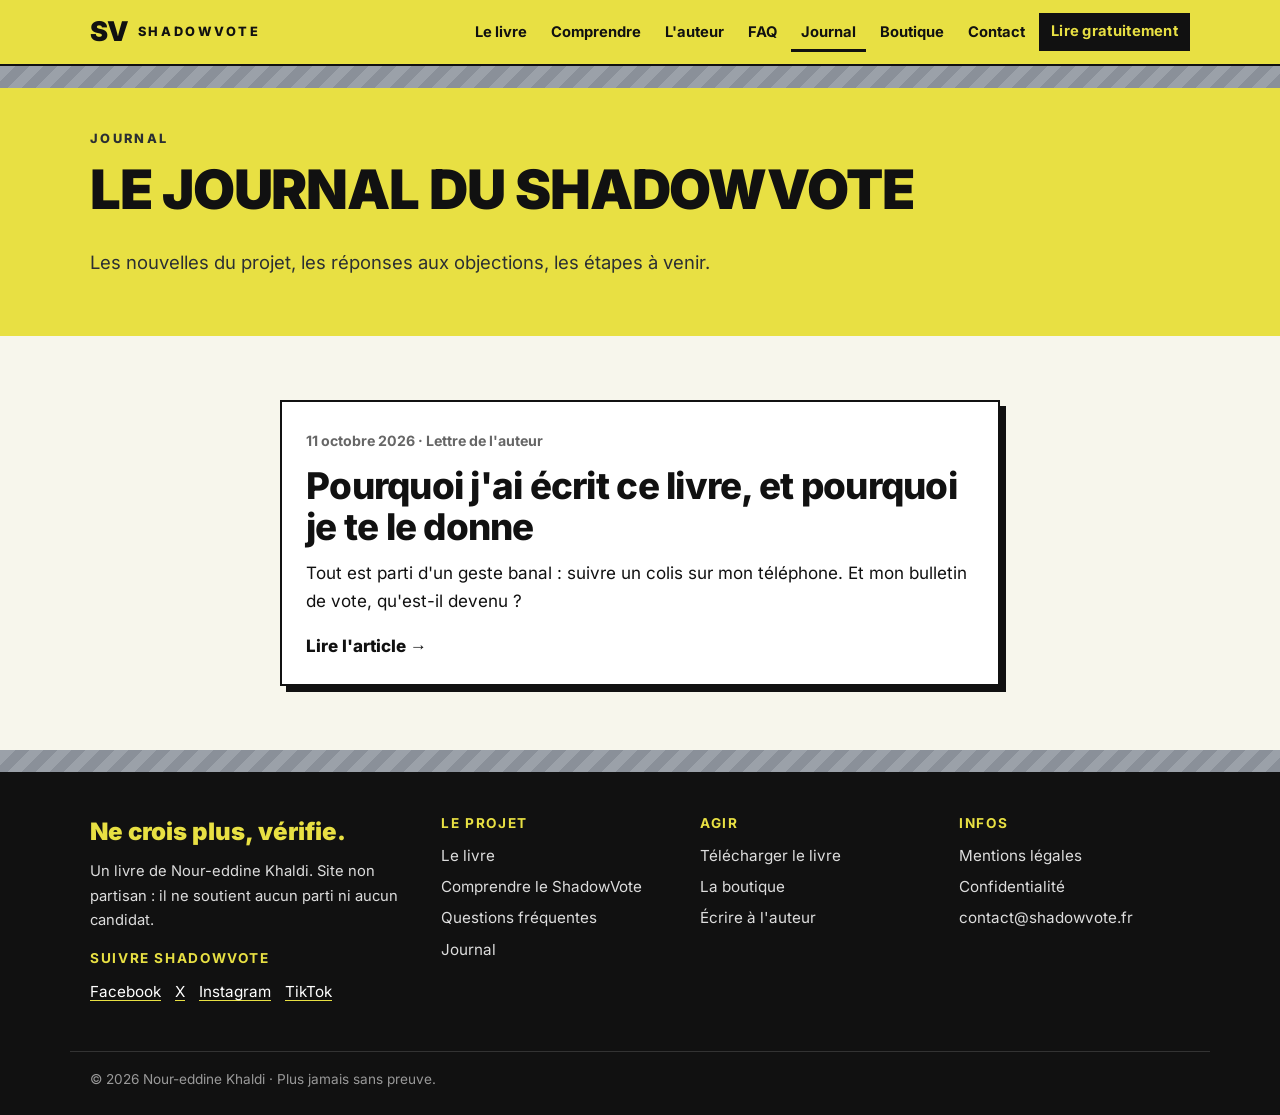
<file: journal.html>
<!doctype html>
<html lang="fr">
<head>
<meta charset="utf-8">
<meta name="viewport" content="width=device-width, initial-scale=1">
<meta name="color-scheme" content="only light">
<title>Journal · ShadowVote</title>
<meta name="description" content="Les nouvelles du projet ShadowVote et les lettres de l&#x27;auteur.">
<link rel="canonical" href="https://www.shadowvote.fr/journal">
<meta name="theme-color" content="#E8E043">
<meta property="og:type" content="website"><meta property="og:locale" content="fr_FR"><meta property="og:site_name" content="ShadowVote">
<meta property="og:title" content="Journal · ShadowVote"><meta property="og:description" content="Les nouvelles du projet ShadowVote et les lettres de l&#x27;auteur.">
<meta property="og:url" content="https://www.shadowvote.fr/journal"><meta property="og:image" content="https://www.shadowvote.fr/og.png"><meta property="og:image:width" content="1200"><meta property="og:image:height" content="630">
<meta name="twitter:card" content="summary_large_image"><meta name="twitter:title" content="Journal · ShadowVote"><meta name="twitter:description" content="Les nouvelles du projet ShadowVote et les lettres de l&#x27;auteur."><meta name="twitter:image" content="https://www.shadowvote.fr/og.png">
<link rel="icon" href="/favicon.svg" type="image/svg+xml"><link rel="apple-touch-icon" href="/apple-touch-icon.png">
<link rel="preload" href="/fonts/inter-latin-800-normal.woff2" as="font" type="font/woff2" crossorigin>
<link rel="preload" href="/fonts/inter-latin-400-normal.woff2" as="font" type="font/woff2" crossorigin>
<link rel="stylesheet" href="/style.css">

</head>
<body>
<a class="sauter" href="#contenu">Aller au contenu</a>
<header class="entete"><div class="wrap entete-in"><a class="logo" href="/" aria-label="ShadowVote, accueil"><span class="logo-sv">SV</span><span class="logo-txt">SHADOWVOTE</span></a>
<button class="burger" aria-label="Ouvrir le menu" aria-expanded="false" aria-controls="menu"><span></span><span></span><span></span></button>
<nav id="menu" class="menu" aria-label="Menu principal"><a href="/le-livre">Le livre</a><a href="/comprendre">Comprendre</a><a href="/auteur">L'auteur</a><a href="/faq">FAQ</a><a href="/journal" aria-current="page">Journal</a><a href="/boutique">Boutique</a><a href="/contact">Contact</a><a class="btn btn-noir btn-sm" href="/telecharger/ShadowVote-Nour-eddine-Khaldi.pdf" download>Lire gratuitement</a></nav></div></header>
<main id="contenu">

<section class="titre-page"><div class="bande" aria-hidden="true"></div><div class="wrap"><p class="surtitre">Journal</p><h1>Le journal du ShadowVote</h1><p class="chapo">Les nouvelles du projet, les réponses aux objections, les étapes à venir.</p></div></section>
<section class="bloc"><div class="wrap etroit"><a class="article-carte" href="/journal/pourquoi-ce-livre"><small>11 octobre 2026 · Lettre de l'auteur</small><h2>Pourquoi j'ai écrit ce livre, et pourquoi je te le donne</h2><p>Tout est parti d'un geste banal : suivre un colis sur mon téléphone. Et mon bulletin de vote, qu'est-il devenu ?</p><span>Lire l'article →</span></a></div></section>

</main>
<footer class="pied"><div class="bande" aria-hidden="true"></div><div class="wrap pied-in">
<div><div class="pied-slogan">Ne crois plus, vérifie.</div><p>Un livre de Nour-eddine Khaldi. Site non partisan : il ne soutient aucun parti ni aucun candidat.</p><p class="reseaux"><b>Suivre ShadowVote</b><a href="https://www.facebook.com/profile.php?id=61595764570837" rel="me noopener" target="_blank">Facebook</a><a href="https://x.com/ShadowVoteFR" rel="me noopener" target="_blank">X</a><a href="https://www.instagram.com/shadowvote.fr/" rel="me noopener" target="_blank">Instagram</a><a href="https://www.tiktok.com/@shadowvote.fr" rel="me noopener" target="_blank">TikTok</a></p></div>
<div><b>Le projet</b><a href="/le-livre">Le livre</a><a href="/comprendre">Comprendre le ShadowVote</a><a href="/faq">Questions fréquentes</a><a href="/journal">Journal</a></div>
<div><b>Agir</b><a href="/telecharger/ShadowVote-Nour-eddine-Khaldi.pdf" download>Télécharger le livre</a><a href="/boutique">La boutique</a><a href="/contact">Écrire à l'auteur</a></div>
<div><b>Infos</b><a href="/mentions-legales">Mentions légales</a><a href="/confidentialite">Confidentialité</a><a href="mailto:contact@shadowvote.fr">contact@shadowvote.fr</a></div>
</div><div class="wrap pied-bas">© 2026 Nour-eddine Khaldi · Plus jamais sans preuve.</div></footer>
<script src="/app.js" defer></script>
</body>
</html>
</file>
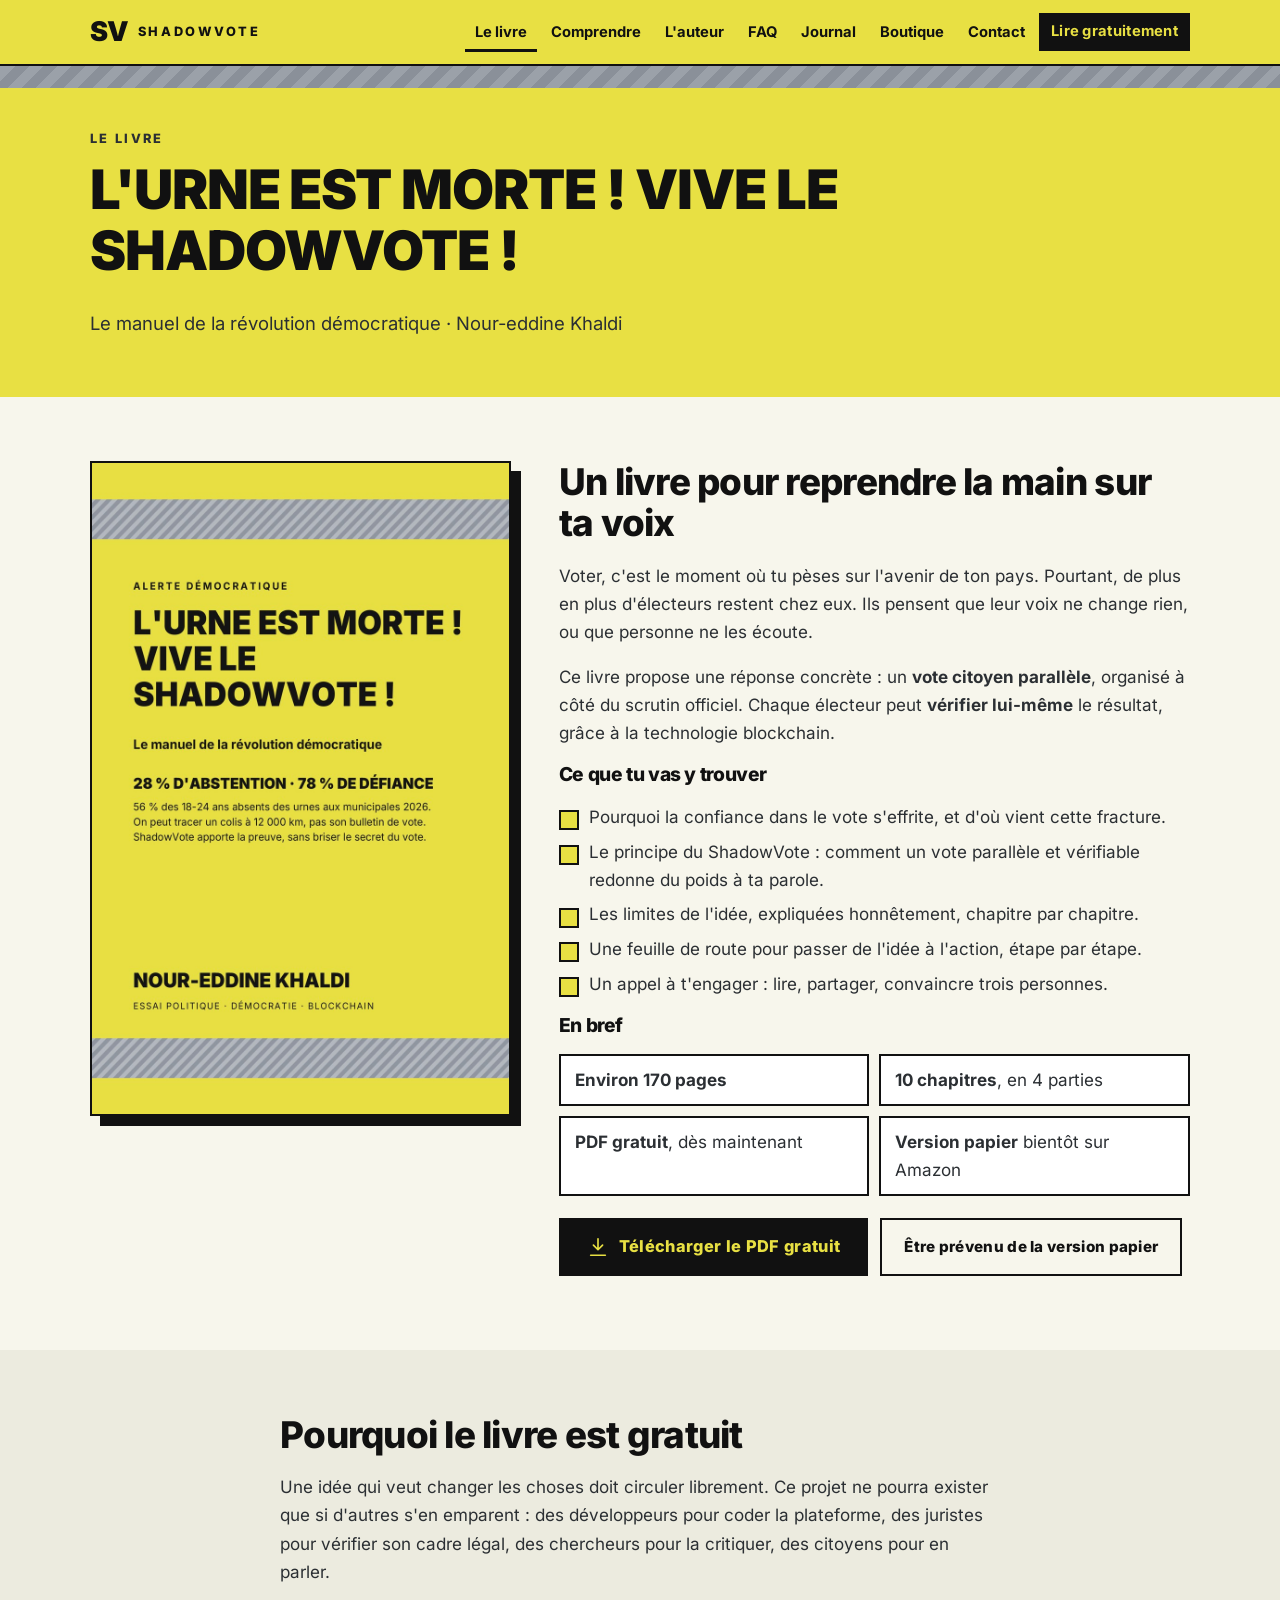
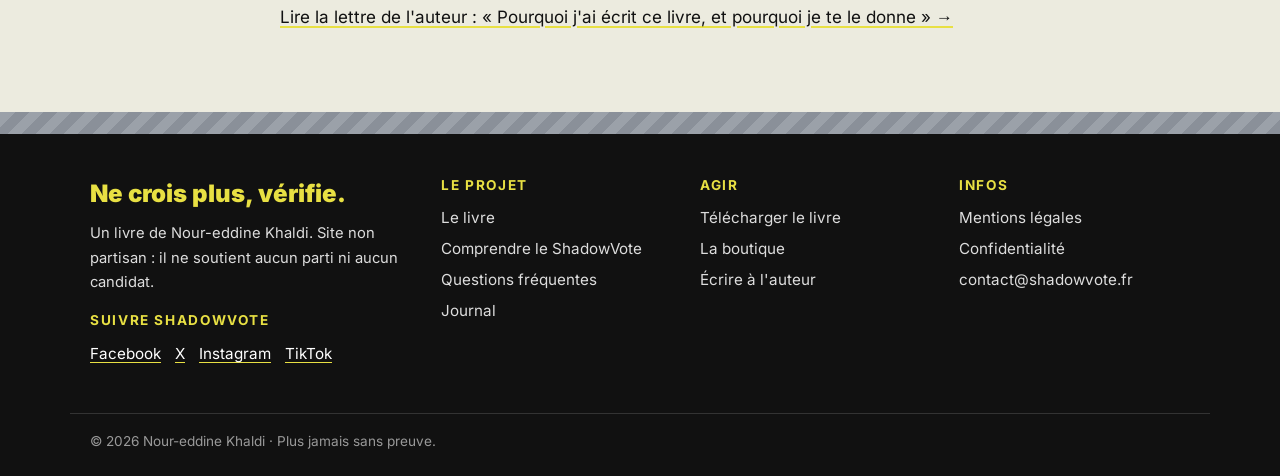
<file: le-livre.html>
<!doctype html>
<html lang="fr">
<head>
<meta charset="utf-8">
<meta name="viewport" content="width=device-width, initial-scale=1">
<meta name="color-scheme" content="only light">
<title>Le livre · ShadowVote</title>
<meta name="description" content="L&#x27;urne est morte ! Vive le ShadowVote ! : environ 170 pages, 10 chapitres, PDF gratuit. Le manuel de la révolution démocratique.">
<link rel="canonical" href="https://www.shadowvote.fr/le-livre">
<meta name="theme-color" content="#E8E043">
<meta property="og:type" content="website"><meta property="og:locale" content="fr_FR"><meta property="og:site_name" content="ShadowVote">
<meta property="og:title" content="Le livre · ShadowVote"><meta property="og:description" content="L&#x27;urne est morte ! Vive le ShadowVote ! : environ 170 pages, 10 chapitres, PDF gratuit. Le manuel de la révolution démocratique.">
<meta property="og:url" content="https://www.shadowvote.fr/le-livre"><meta property="og:image" content="https://www.shadowvote.fr/og.png"><meta property="og:image:width" content="1200"><meta property="og:image:height" content="630">
<meta name="twitter:card" content="summary_large_image"><meta name="twitter:title" content="Le livre · ShadowVote"><meta name="twitter:description" content="L&#x27;urne est morte ! Vive le ShadowVote ! : environ 170 pages, 10 chapitres, PDF gratuit. Le manuel de la révolution démocratique."><meta name="twitter:image" content="https://www.shadowvote.fr/og.png">
<link rel="icon" href="/favicon.svg" type="image/svg+xml"><link rel="apple-touch-icon" href="/apple-touch-icon.png">
<link rel="preload" href="/fonts/inter-latin-800-normal.woff2" as="font" type="font/woff2" crossorigin>
<link rel="preload" href="/fonts/inter-latin-400-normal.woff2" as="font" type="font/woff2" crossorigin>
<link rel="stylesheet" href="/style.css">

</head>
<body>
<a class="sauter" href="#contenu">Aller au contenu</a>
<header class="entete"><div class="wrap entete-in"><a class="logo" href="/" aria-label="ShadowVote, accueil"><span class="logo-sv">SV</span><span class="logo-txt">SHADOWVOTE</span></a>
<button class="burger" aria-label="Ouvrir le menu" aria-expanded="false" aria-controls="menu"><span></span><span></span><span></span></button>
<nav id="menu" class="menu" aria-label="Menu principal"><a href="/le-livre" aria-current="page">Le livre</a><a href="/comprendre">Comprendre</a><a href="/auteur">L'auteur</a><a href="/faq">FAQ</a><a href="/journal">Journal</a><a href="/boutique">Boutique</a><a href="/contact">Contact</a><a class="btn btn-noir btn-sm" href="/telecharger/ShadowVote-Nour-eddine-Khaldi.pdf" download>Lire gratuitement</a></nav></div></header>
<main id="contenu">

<section class="titre-page"><div class="bande" aria-hidden="true"></div><div class="wrap"><p class="surtitre">Le livre</p><h1>L'urne est morte ! Vive le ShadowVote !</h1><p class="chapo">Le manuel de la révolution démocratique · Nour-eddine Khaldi</p></div></section>
<section class="bloc"><div class="wrap deux">
<div><img class="couv" src="/img/couverture.jpg" width="900" height="1406" alt="Couverture du livre ShadowVote" loading="lazy"></div>
<div class="texte">
<h2>Un livre pour reprendre la main sur ta voix</h2>
<p>Voter, c'est le moment où tu pèses sur l'avenir de ton pays. Pourtant, de plus en plus d'électeurs restent chez eux. Ils pensent que leur voix ne change rien, ou que personne ne les écoute.</p>
<p>Ce livre propose une réponse concrète : un <b>vote citoyen parallèle</b>, organisé à côté du scrutin officiel. Chaque électeur peut <b>vérifier lui-même</b> le résultat, grâce à la technologie blockchain.</p>
<h3>Ce que tu vas y trouver</h3>
<ul class="coches">
<li>Pourquoi la confiance dans le vote s'effrite, et d'où vient cette fracture.</li>
<li>Le principe du ShadowVote : comment un vote parallèle et vérifiable redonne du poids à ta parole.</li>
<li>Les limites de l'idée, expliquées honnêtement, chapitre par chapitre.</li>
<li>Une feuille de route pour passer de l'idée à l'action, étape par étape.</li>
<li>Un appel à t'engager : lire, partager, convaincre trois personnes.</li>
</ul>
<h3>En bref</h3>
<ul class="infos"><li><b>Environ 170 pages</b></li><li><b>10 chapitres</b>, en 4 parties</li><li><b>PDF gratuit</b>, dès maintenant</li><li><b>Version papier</b> bientôt sur Amazon</li></ul>
<div class="actions"><a class="btn btn-noir btn-lg" href="/telecharger/ShadowVote-Nour-eddine-Khaldi.pdf" download><svg class="ico" width="22" height="22" viewBox="0 0 24 24" fill="none" stroke="currentColor" stroke-width="1.8" stroke-linecap="round" stroke-linejoin="round" aria-hidden="true"><path d="M12 3v12M7 10l5 5 5-5M4 21h16"/></svg> Télécharger le PDF gratuit</a><a class="btn btn-ligne" href="/contact?sujet=papier">Être prévenu de la version papier</a></div>
</div></div></section>
<section class="bloc bloc-gris"><div class="wrap etroit"><h2>Pourquoi le livre est gratuit</h2>
<p>Une idée qui veut changer les choses doit circuler librement. Ce projet ne pourra exister que si d'autres s'en emparent : des développeurs pour coder la plateforme, des juristes pour vérifier son cadre légal, des chercheurs pour la critiquer, des citoyens pour en parler.</p>
<p><a href="/journal/pourquoi-ce-livre">Lire la lettre de l'auteur : « Pourquoi j'ai écrit ce livre, et pourquoi je te le donne » →</a></p></div></section>

</main>
<footer class="pied"><div class="bande" aria-hidden="true"></div><div class="wrap pied-in">
<div><div class="pied-slogan">Ne crois plus, vérifie.</div><p>Un livre de Nour-eddine Khaldi. Site non partisan : il ne soutient aucun parti ni aucun candidat.</p><p class="reseaux"><b>Suivre ShadowVote</b><a href="https://www.facebook.com/profile.php?id=61595764570837" rel="me noopener" target="_blank">Facebook</a><a href="https://x.com/ShadowVoteFR" rel="me noopener" target="_blank">X</a><a href="https://www.instagram.com/shadowvote.fr/" rel="me noopener" target="_blank">Instagram</a><a href="https://www.tiktok.com/@shadowvote.fr" rel="me noopener" target="_blank">TikTok</a></p></div>
<div><b>Le projet</b><a href="/le-livre">Le livre</a><a href="/comprendre">Comprendre le ShadowVote</a><a href="/faq">Questions fréquentes</a><a href="/journal">Journal</a></div>
<div><b>Agir</b><a href="/telecharger/ShadowVote-Nour-eddine-Khaldi.pdf" download>Télécharger le livre</a><a href="/boutique">La boutique</a><a href="/contact">Écrire à l'auteur</a></div>
<div><b>Infos</b><a href="/mentions-legales">Mentions légales</a><a href="/confidentialite">Confidentialité</a><a href="mailto:contact@shadowvote.fr">contact@shadowvote.fr</a></div>
</div><div class="wrap pied-bas">© 2026 Nour-eddine Khaldi · Plus jamais sans preuve.</div></footer>
<script src="/app.js" defer></script>
</body>
</html>
</file>
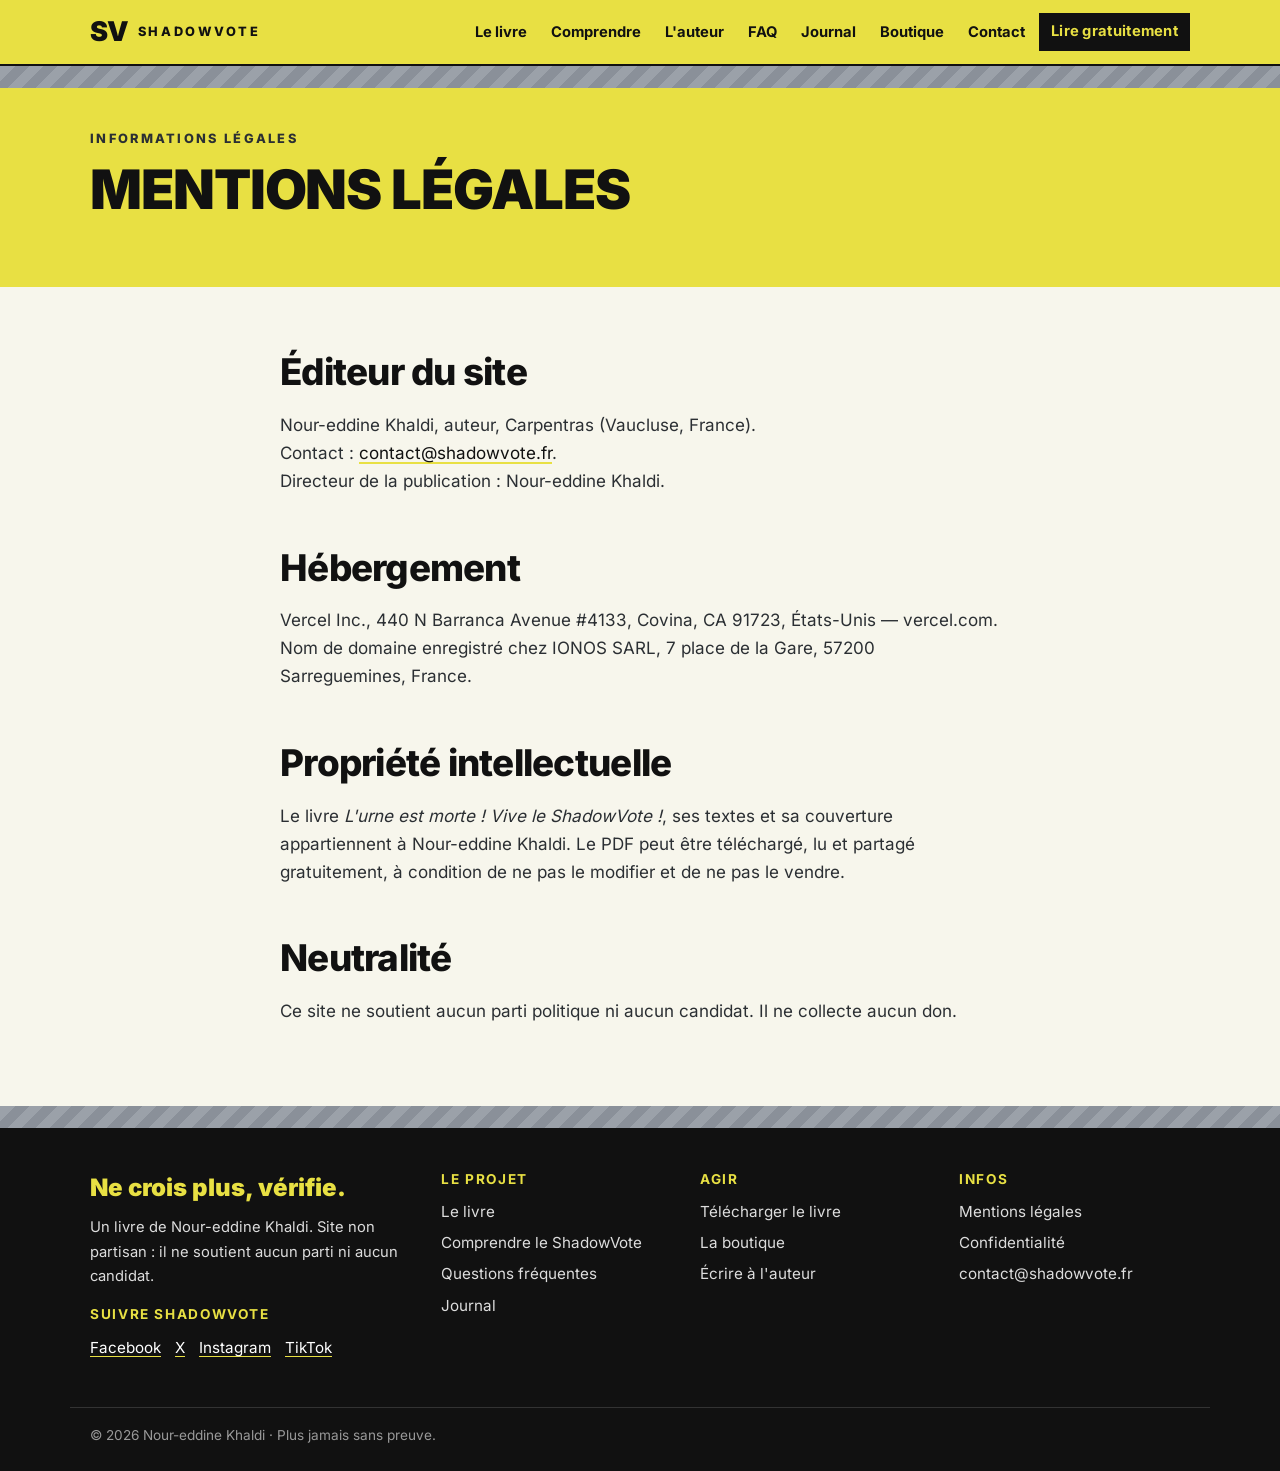
<file: mentions-legales.html>
<!doctype html>
<html lang="fr">
<head>
<meta charset="utf-8">
<meta name="viewport" content="width=device-width, initial-scale=1">
<meta name="color-scheme" content="only light">
<title>Mentions légales · ShadowVote</title>
<meta name="description" content="Mentions légales du site ShadowVote.">
<link rel="canonical" href="https://www.shadowvote.fr/mentions-legales">
<meta name="theme-color" content="#E8E043">
<meta property="og:type" content="website"><meta property="og:locale" content="fr_FR"><meta property="og:site_name" content="ShadowVote">
<meta property="og:title" content="Mentions légales · ShadowVote"><meta property="og:description" content="Mentions légales du site ShadowVote.">
<meta property="og:url" content="https://www.shadowvote.fr/mentions-legales"><meta property="og:image" content="https://www.shadowvote.fr/og.png"><meta property="og:image:width" content="1200"><meta property="og:image:height" content="630">
<meta name="twitter:card" content="summary_large_image"><meta name="twitter:title" content="Mentions légales · ShadowVote"><meta name="twitter:description" content="Mentions légales du site ShadowVote."><meta name="twitter:image" content="https://www.shadowvote.fr/og.png">
<link rel="icon" href="/favicon.svg" type="image/svg+xml"><link rel="apple-touch-icon" href="/apple-touch-icon.png">
<link rel="preload" href="/fonts/inter-latin-800-normal.woff2" as="font" type="font/woff2" crossorigin>
<link rel="preload" href="/fonts/inter-latin-400-normal.woff2" as="font" type="font/woff2" crossorigin>
<link rel="stylesheet" href="/style.css">

</head>
<body>
<a class="sauter" href="#contenu">Aller au contenu</a>
<header class="entete"><div class="wrap entete-in"><a class="logo" href="/" aria-label="ShadowVote, accueil"><span class="logo-sv">SV</span><span class="logo-txt">SHADOWVOTE</span></a>
<button class="burger" aria-label="Ouvrir le menu" aria-expanded="false" aria-controls="menu"><span></span><span></span><span></span></button>
<nav id="menu" class="menu" aria-label="Menu principal"><a href="/le-livre">Le livre</a><a href="/comprendre">Comprendre</a><a href="/auteur">L'auteur</a><a href="/faq">FAQ</a><a href="/journal">Journal</a><a href="/boutique">Boutique</a><a href="/contact">Contact</a><a class="btn btn-noir btn-sm" href="/telecharger/ShadowVote-Nour-eddine-Khaldi.pdf" download>Lire gratuitement</a></nav></div></header>
<main id="contenu">

<section class="titre-page"><div class="bande" aria-hidden="true"></div><div class="wrap"><p class="surtitre">Informations légales</p><h1>Mentions légales</h1></div></section>
<section class="bloc"><div class="wrap etroit texte">
<h2>Éditeur du site</h2><p>Nour-eddine Khaldi, auteur, Carpentras (Vaucluse, France).<br>Contact : <a href="mailto:contact@shadowvote.fr">contact@shadowvote.fr</a>.<br>Directeur de la publication : Nour-eddine Khaldi.</p>
<h2>Hébergement</h2><p>Vercel Inc., 440 N Barranca Avenue #4133, Covina, CA 91723, États-Unis — vercel.com.<br>Nom de domaine enregistré chez IONOS SARL, 7 place de la Gare, 57200 Sarreguemines, France.</p>
<h2>Propriété intellectuelle</h2><p>Le livre <i>L'urne est morte ! Vive le ShadowVote !</i>, ses textes et sa couverture appartiennent à Nour-eddine Khaldi. Le PDF peut être téléchargé, lu et partagé gratuitement, à condition de ne pas le modifier et de ne pas le vendre.</p>
<h2>Neutralité</h2><p>Ce site ne soutient aucun parti politique ni aucun candidat. Il ne collecte aucun don.</p>
</div></section>
</main>
<footer class="pied"><div class="bande" aria-hidden="true"></div><div class="wrap pied-in">
<div><div class="pied-slogan">Ne crois plus, vérifie.</div><p>Un livre de Nour-eddine Khaldi. Site non partisan : il ne soutient aucun parti ni aucun candidat.</p><p class="reseaux"><b>Suivre ShadowVote</b><a href="https://www.facebook.com/profile.php?id=61595764570837" rel="me noopener" target="_blank">Facebook</a><a href="https://x.com/ShadowVoteFR" rel="me noopener" target="_blank">X</a><a href="https://www.instagram.com/shadowvote.fr/" rel="me noopener" target="_blank">Instagram</a><a href="https://www.tiktok.com/@shadowvote.fr" rel="me noopener" target="_blank">TikTok</a></p></div>
<div><b>Le projet</b><a href="/le-livre">Le livre</a><a href="/comprendre">Comprendre le ShadowVote</a><a href="/faq">Questions fréquentes</a><a href="/journal">Journal</a></div>
<div><b>Agir</b><a href="/telecharger/ShadowVote-Nour-eddine-Khaldi.pdf" download>Télécharger le livre</a><a href="/boutique">La boutique</a><a href="/contact">Écrire à l'auteur</a></div>
<div><b>Infos</b><a href="/mentions-legales">Mentions légales</a><a href="/confidentialite">Confidentialité</a><a href="mailto:contact@shadowvote.fr">contact@shadowvote.fr</a></div>
</div><div class="wrap pied-bas">© 2026 Nour-eddine Khaldi · Plus jamais sans preuve.</div></footer>
<script src="/app.js" defer></script>
</body>
</html>
</file>
<file: style.css>
/* ShadowVote — charte reprise de la couverture : jaune #E8E043, gris réfléchissant, anthracite, noir encre, fond crème. Polices locales Inter. */
@font-face{font-family:Inter;font-weight:400;font-display:swap;src:url(/fonts/inter-latin-400-normal.woff2) format("woff2")}
@font-face{font-family:Inter;font-weight:500;font-display:swap;src:url(/fonts/inter-latin-500-normal.woff2) format("woff2")}
@font-face{font-family:Inter;font-weight:700;font-display:swap;src:url(/fonts/inter-latin-700-normal.woff2) format("woff2")}
@font-face{font-family:Inter;font-weight:800;font-display:swap;src:url(/fonts/inter-latin-800-normal.woff2) format("woff2")}
@font-face{font-family:Inter;font-weight:900;font-display:swap;src:url(/fonts/inter-latin-900-normal.woff2) format("woff2")}
:root{--jaune:#E8E043;--gris:#B9BEC4;--gris-fonce:#8A9099;--anthracite:#2B2F33;--noir:#111111;--creme:#F7F6EC;--blanc:#fff;--ligne:#dcdbd0;--max:1140px}
*{box-sizing:border-box}
html{color-scheme:only light;scroll-behavior:smooth;-webkit-text-size-adjust:100%}
@media (prefers-reduced-motion:reduce){html{scroll-behavior:auto}*{transition:none!important}}
body{margin:0;font:400 1.0625rem/1.65 Inter,"Helvetica Neue",Arial,sans-serif;color:var(--anthracite);background:var(--creme);overflow-x:clip}
img,svg{max-width:100%;height:auto;display:block}
a{color:var(--noir);text-decoration-thickness:2px;text-underline-offset:3px;text-decoration-color:var(--jaune)}
a:hover{text-decoration-color:var(--noir)}
:focus-visible{outline:3px solid var(--noir);outline-offset:3px}
h1,h2,h3{color:var(--noir);line-height:1.12;margin:0 0 .5em;letter-spacing:-.02em}
h1{font-weight:900;font-size:clamp(2.2rem,7vw,4.2rem);text-transform:uppercase}
h2{font-weight:800;font-size:clamp(1.55rem,4vw,2.3rem)}
h3{font-weight:800;font-size:1.2rem}
p{margin:0 0 1em}
.wrap{max-width:var(--max);margin:0 auto;padding:0 20px}
.etroit{max-width:760px}
.sauter{position:absolute;left:-9999px}.sauter:focus{left:12px;top:12px;z-index:99;background:var(--noir);color:#fff;padding:8px 12px}
.bande{height:22px;background:repeating-linear-gradient(-45deg,#8A9099 0 10px,#9BA1A9 10px 20px)}
.surtitre{font-weight:800;font-size:.8rem;letter-spacing:.18em;text-transform:uppercase;color:var(--anthracite);margin-bottom:.8em}
.chapo{font-size:1.15rem;max-width:44em}
.petit{font-size:.88rem;color:#555}
.ico{flex:none}
/* Entête */
.entete{position:sticky;top:0;z-index:50;background:var(--jaune);border-bottom:2px solid var(--noir)}
.entete-in{display:flex;align-items:center;justify-content:space-between;min-height:64px;gap:16px}
.logo{display:flex;align-items:center;gap:10px;text-decoration:none;color:var(--noir)}
.logo-sv{font-weight:900;font-size:1.7rem;letter-spacing:-.04em;line-height:1}
.logo-txt{font-weight:800;font-size:.8rem;letter-spacing:.2em}
.menu{display:flex;align-items:center;gap:4px}
.menu a{font-weight:700;font-size:.92rem;text-decoration:none;padding:8px 10px;color:var(--noir)}
.menu a[aria-current=page]{box-shadow:inset 0 -3px 0 var(--noir)}
.menu a:not(.btn):hover{background:rgba(0,0,0,.08)}
.burger{display:none;background:none;border:2px solid var(--noir);width:46px;height:42px;padding:9px;cursor:pointer}
.burger span{display:block;height:3px;background:var(--noir);margin:3px 0}
@media (max-width:980px){
 .burger{display:block}
 .menu{display:none;position:absolute;left:0;right:0;top:100%;background:var(--jaune);flex-direction:column;align-items:stretch;padding:8px 20px 18px;border-bottom:2px solid var(--noir)}
 .menu.ouvert{display:flex}
 .menu a{padding:13px 4px;border-bottom:1px solid rgba(0,0,0,.15);font-size:1rem}
 .menu .btn{margin-top:12px;justify-content:center}
}
/* Boutons */
.btn{display:inline-flex;align-items:center;gap:10px;font:800 .95rem/1.2 Inter,Arial,sans-serif;letter-spacing:.02em;padding:13px 22px;border:2px solid var(--noir);text-decoration:none;cursor:pointer;text-align:center;transition:transform .12s,background .12s}
.btn:hover{transform:translateY(-1px)}
.btn-noir{background:var(--noir);color:var(--jaune)}
.btn-noir:hover{background:var(--anthracite)}
.btn-ligne{background:transparent;color:var(--noir)}
.btn-ligne:hover{background:var(--noir);color:var(--jaune)}
.btn-sm{padding:8px 14px;font-size:.85rem}
.btn-lg{padding:16px 26px;font-size:1.02rem}
.actions{display:flex;flex-wrap:wrap;gap:12px;margin:22px 0 10px}
.actions.centre{justify-content:center}
@media (max-width:560px){.actions .btn{width:100%;justify-content:center}}
/* Héros */
.heros{background:var(--jaune)}
.heros-in{display:grid;grid-template-columns:1.25fr .75fr;gap:48px;align-items:center;padding-top:48px;padding-bottom:48px}
.heros h1{font-size:clamp(2.3rem,6.4vw,4.6rem)}
.slogan{font-weight:900;font-size:clamp(1.25rem,3vw,1.7rem);color:var(--noir);border-left:6px solid var(--noir);padding-left:14px;margin:6px 0 18px}
.heros-couv img{box-shadow:0 18px 40px rgba(0,0,0,.28);border:2px solid var(--noir);transform:rotate(2deg)}
@media (max-width:860px){.heros-in{grid-template-columns:1fr;gap:28px}.heros-couv{max-width:300px;margin:0 auto}}
.titre-page{background:var(--jaune)}
.titre-page .wrap{padding-top:40px;padding-bottom:40px}
.titre-page h1{font-size:clamp(2rem,5.5vw,3.4rem)}
/* Blocs */
.bloc{padding:64px 0}
.bloc-gris{background:#ECEBDF}
.bloc-jaune{background:var(--jaune);border-top:2px solid var(--noir);border-bottom:2px solid var(--noir)}
.chiffres{display:grid;grid-template-columns:repeat(3,minmax(0,1fr));gap:20px;margin:24px 0}
.chiffre{background:var(--blanc);border:2px solid var(--noir);padding:22px;display:flex;flex-direction:column;gap:6px}
.chiffre b{font-weight:900;font-size:clamp(2.6rem,6vw,3.6rem);line-height:1;color:var(--noir);letter-spacing:-.03em}
.chiffre span{font-weight:600}
.chiffre small{color:#666;font-size:.8rem}
.note{font-weight:600;font-size:1.08rem;max-width:44em}
.trois{display:grid;grid-template-columns:repeat(3,minmax(0,1fr));gap:20px;margin-top:24px}
.carte{background:var(--blanc);border:2px solid var(--noir);padding:24px;box-shadow:6px 6px 0 var(--noir)}
.carte .ico{margin-bottom:12px}
@media (max-width:820px){.chiffres,.trois{grid-template-columns:minmax(0,1fr)}}
.etapes{list-style:none;padding:0;margin:24px 0;display:grid;gap:16px}
.etapes li{display:flex;gap:18px;align-items:flex-start;background:var(--blanc);border:2px solid var(--noir);padding:18px 20px}
.etapes li>span{flex:none;width:46px;height:46px;display:grid;place-items:center;background:var(--jaune);border:2px solid var(--noir);font-weight:900;font-size:1.4rem}
.etapes h3{margin-bottom:.25em}.etapes p{margin:0}
.cta{display:flex;align-items:center;justify-content:space-between;gap:24px;padding-top:44px;padding-bottom:44px}
.cta h2{margin-bottom:.2em}.cta p{margin:0}
@media (max-width:760px){.cta{flex-direction:column;align-items:flex-start}.cta .btn{width:100%;justify-content:center}}
.serment{text-align:center}
.serment-txt{font-weight:900;font-size:clamp(2rem,7vw,4rem);text-transform:uppercase;color:var(--noir);letter-spacing:-.02em;margin:0}
.deux{display:grid;grid-template-columns:.8fr 1.2fr;gap:48px;align-items:start}
.couv{border:2px solid var(--noir);box-shadow:10px 10px 0 var(--noir)}
@media (max-width:860px){.deux{grid-template-columns:1fr}.deux .couv{max-width:min(320px,calc(100% - 10px));margin:0 auto}}
.texte h2{margin-top:1.4em}.texte h2:first-child{margin-top:0}
.texte ul{padding-left:1.2em}.texte li{margin-bottom:.4em}
.coches{list-style:none;padding:0!important}
.coches li{padding-left:30px;position:relative}
.coches li::before{content:"";position:absolute;left:0;top:.42em;width:16px;height:16px;background:var(--jaune);border:2px solid var(--noir)}
.infos{list-style:none;padding:0!important;display:grid;grid-template-columns:1fr 1fr;gap:10px}
.infos li{background:var(--blanc);border:2px solid var(--noir);padding:10px 14px;margin:0}
@media (max-width:480px){.infos{grid-template-columns:1fr}}
blockquote{margin:1.2em 0;padding:14px 20px;border-left:6px solid var(--jaune);background:var(--blanc);font-weight:800;font-size:1.25rem;color:var(--noir)}
.encadre{background:var(--blanc);border:2px solid var(--noir);border-left:10px solid var(--jaune);padding:18px 22px;margin:26px 0}
.encadre h3{margin-bottom:.3em}.encadre p:last-child{margin:0}
.encadre-jaune{background:var(--jaune);border-left-width:2px}
.sources{font-size:.85rem;color:#555}
.signature{font-weight:800}
hr{border:0;border-top:2px solid var(--ligne);margin:2em 0}
/* FAQ */
details.q{background:var(--blanc);border:2px solid var(--noir);margin-bottom:12px}
details.q summary{cursor:pointer;font-weight:800;padding:16px 50px 16px 18px;position:relative;list-style:none;color:var(--noir)}
details.q summary::-webkit-details-marker{display:none}
details.q summary::after{content:"+";position:absolute;right:18px;top:50%;transform:translateY(-50%);font-size:1.6rem;font-weight:900}
details.q[open] summary::after{content:"–"}
details.q p{padding:0 18px 18px;margin:0}
/* Journal */
.article-carte{display:block;background:var(--blanc);border:2px solid var(--noir);padding:24px;text-decoration:none;box-shadow:6px 6px 0 var(--noir)}
.article-carte small{font-weight:700;color:#666}
.article-carte h2{margin:.3em 0}
.article-carte span{font-weight:800}
/* Partage */
.partage{margin-top:28px;background:var(--blanc);border:2px dashed var(--noir);padding:16px 18px}
.partage p{margin:0 0 10px}
.partage-btns{display:flex;flex-wrap:wrap;gap:8px}
.pbtn{font:700 .9rem Inter,Arial,sans-serif;padding:9px 14px;border:2px solid var(--noir);background:var(--jaune);color:var(--noir);text-decoration:none;cursor:pointer}
.pbtn:hover{background:var(--noir);color:var(--jaune)}
/* Boutique */
.tees{display:grid;grid-template-columns:1fr;gap:28px;margin:26px auto;max-width:900px}
.tee{background:var(--blanc);border:2px solid var(--noir);padding:16px;text-align:center}
.tee-img{background:#ECEBDF;padding:14px}
.tee h3{font-size:1.25rem;margin:14px 0 4px}.tee p{margin:0;color:#555;font-size:.9rem}

@media (max-width:480px){.tees{grid-template-columns:1fr}}
/* Formulaire */
.form{display:grid;gap:16px;background:var(--blanc);border:2px solid var(--noir);padding:24px;box-shadow:8px 8px 0 var(--noir);margin-bottom:20px}
.form label{display:grid;gap:6px;font-weight:700;color:var(--noir)}
.form input,.form textarea,.form select{font:400 1rem Inter,Arial,sans-serif;padding:12px 14px;border:2px solid var(--noir);background:var(--creme);width:100%;color:var(--noir)}
.form input:focus,.form textarea:focus,.form select:focus{outline:3px solid var(--jaune);outline-offset:0}
.form .case{display:flex;gap:10px;align-items:flex-start;font-weight:500;font-size:.92rem}
.form .case input{width:20px;height:20px;flex:none;margin-top:2px}
.form .btn{justify-self:start}
.pot{position:absolute;left:-9999px;width:1px;height:1px}
.form-msg{margin:0;font-weight:700}
.form-msg.ok{color:#1d6b3b}.form-msg.err{color:#a02720}
/* Pied */
.pied{background:var(--noir);color:#ddd;margin-top:0}
.pied-in{display:grid;grid-template-columns:1.4fr 1fr 1fr 1fr;gap:28px;padding-top:40px;padding-bottom:28px}
.pied a{display:block;color:#ddd;text-decoration:none;padding:3px 0;font-size:.95rem}
.pied a:hover{color:var(--jaune)}
.pied b{display:block;color:var(--jaune);margin-bottom:6px;font-size:.85rem;letter-spacing:.12em;text-transform:uppercase}
.pied-slogan{font-weight:900;font-size:1.5rem;color:var(--jaune);margin-bottom:8px}
.pied p{font-size:.92rem}
.pied-bas{border-top:1px solid #333;padding-top:16px;padding-bottom:24px;font-size:.85rem;color:#999}
@media (max-width:820px){.pied-in{grid-template-columns:1fr 1fr}.pied-in>div:first-child{grid-column:1/-1}}
.menu a.btn-noir,.menu a.btn-noir:hover{color:var(--jaune);background:var(--noir)}
/* Petits écrans : aucun bloc ne dépasse, les grands titres se réduisent et se coupent proprement (avec trait d'union) */
h1,h2,h3{overflow-wrap:break-word;hyphens:auto;-webkit-hyphens:auto}
.titre-page h1{font-size:clamp(1.55rem,8.2vw,3.4rem)}
@media (max-width:860px){.deux{grid-template-columns:minmax(0,1fr)}.deux>*{min-width:0}}
.tee-photos{display:grid;grid-template-columns:1fr 1fr;gap:10px;background:#ECEBDF;padding:10px}
.tee-photos figure{margin:0}.tee-photos img{display:block;width:100%;height:auto}
.tee-photos figcaption{font-size:.75rem;color:#555;margin-top:4px}

/* Les applis (Facebook, Messenger, Instagram) qui forcent le mode sombre ne doivent pas inverser les couleurs du pied de page */
.pied,.pied-in,.pied-in>div,.pied-bas{background-color:var(--noir)}

/* Boutique : grandes photos, devant et dos côte à côte, l'une sous l'autre sur petit écran */
@media (max-width:560px){.tee-photos{grid-template-columns:1fr}.tee{padding:10px}}
/* Lisibilité sur tous les écrans, même avec une grande taille de texte dans le téléphone */
body{overflow-wrap:break-word}
.wrap>*,.pied-in>div,.tees>*,.tee-photos>*{min-width:0}
.pied a,.pied p,.pied-bas{overflow-wrap:anywhere}
@media (max-width:400px){.pied-in{grid-template-columns:1fr}}
.etapes{padding-left:0;max-width:100%}.etapes li{box-sizing:border-box;max-width:100%}.etapes li>div{min-width:0}
@media (max-width:420px){.etapes li{gap:12px;padding:14px}.etapes li>span{width:38px;height:38px;font-size:1.15rem}}
.menu{flex-wrap:wrap;justify-content:flex-end}
.tee-photos-1{grid-template-columns:1fr}
.pied .reseaux{display:flex;flex-wrap:wrap;gap:6px 14px;align-items:center;margin-top:14px}
.pied .reseaux b{width:100%;margin:0}
.pied .reseaux a{display:inline-block;padding:4px 0;color:#fff;text-decoration:underline;text-decoration-color:var(--jaune)}
/* Logo : ne jamais passer sous le bouton menu, même avec un grand texte sur téléphone */
.burger{flex:none}
.logo{min-width:0;flex:0 1 auto}
@media (max-width:980px){
 .logo-sv{font-size:min(1.7rem,7vw)}
 .logo-txt{font-size:min(.8rem,3.4vw);letter-spacing:min(.2em,.6vw);white-space:nowrap}
 .logo{overflow:hidden}
}
/* Boutique : prix bien visible sous le nom du produit */
.tee p.prix{display:inline-block;margin:6px 0 8px;padding:2px 12px;background:var(--jaune);color:var(--noir);font-size:1.35rem;font-weight:800;line-height:1.4}
.tee p.prix small{font-size:.7rem;font-weight:700}
</file>
